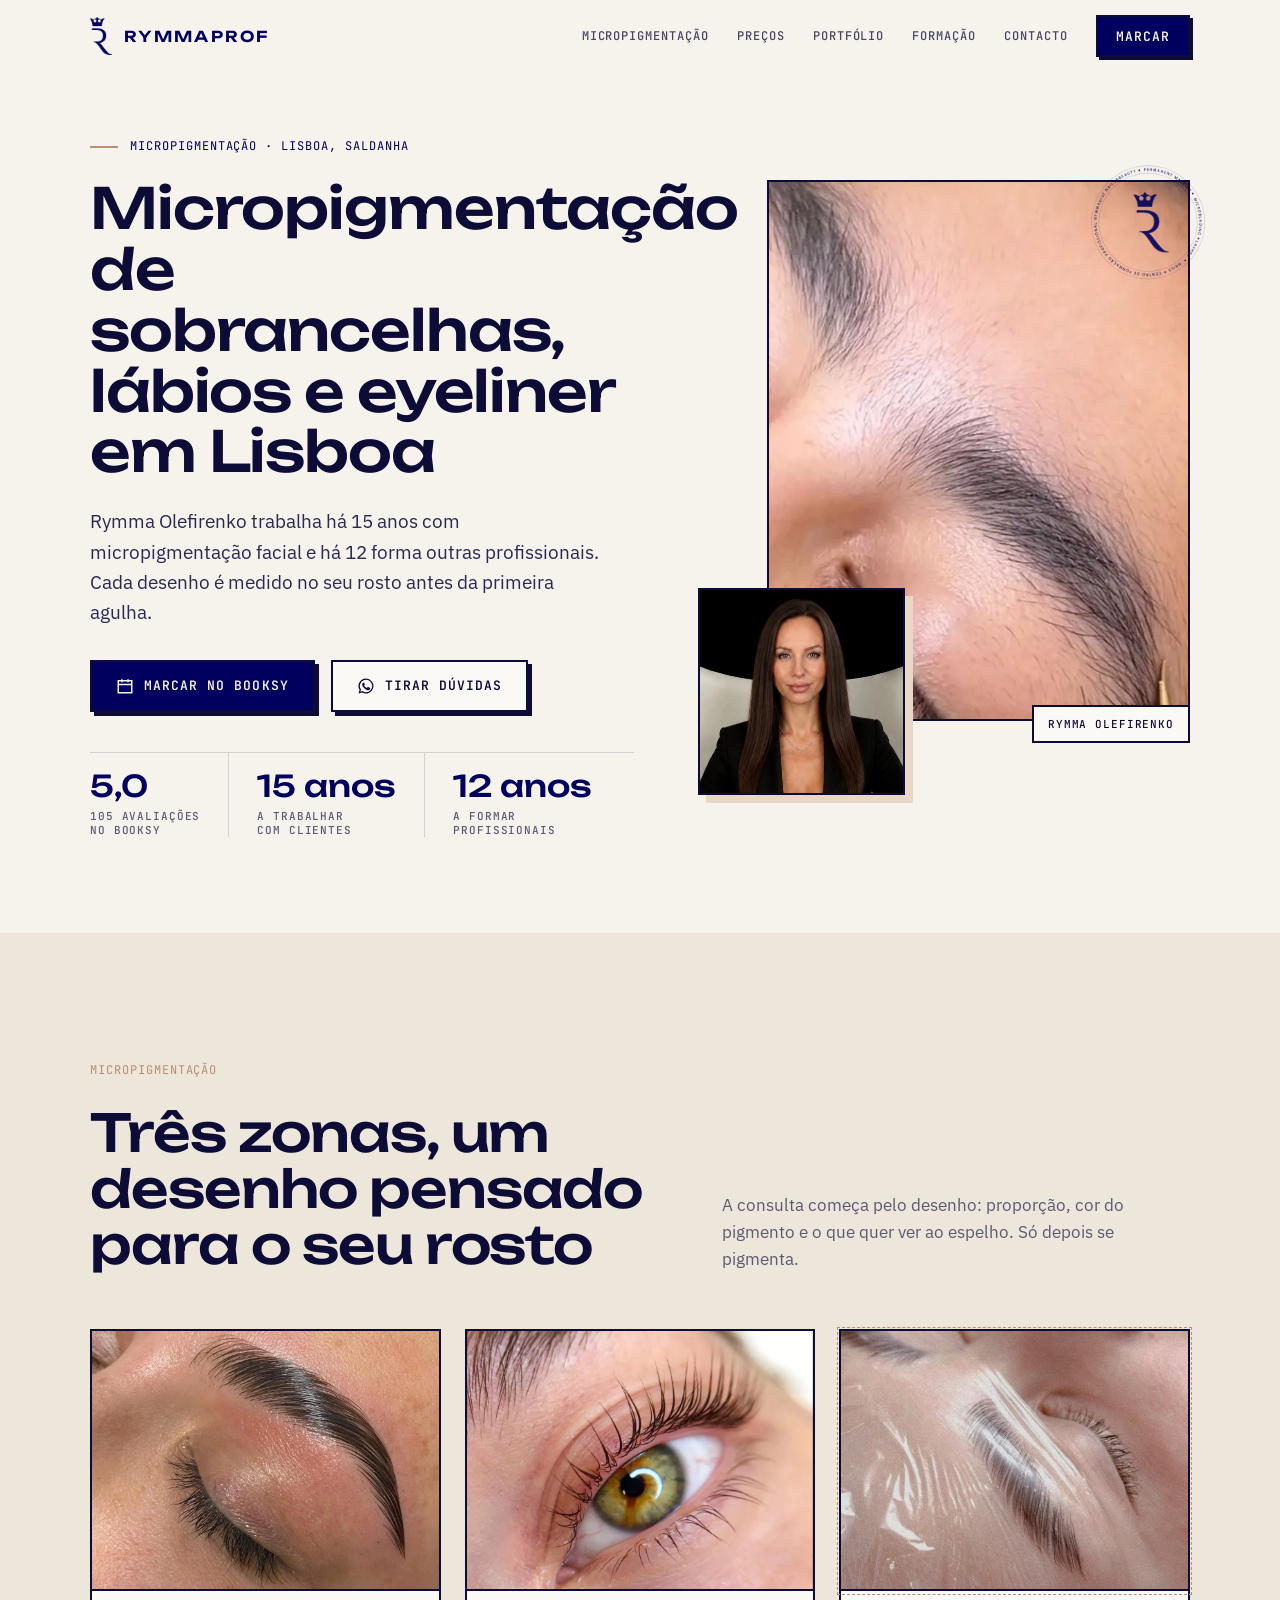
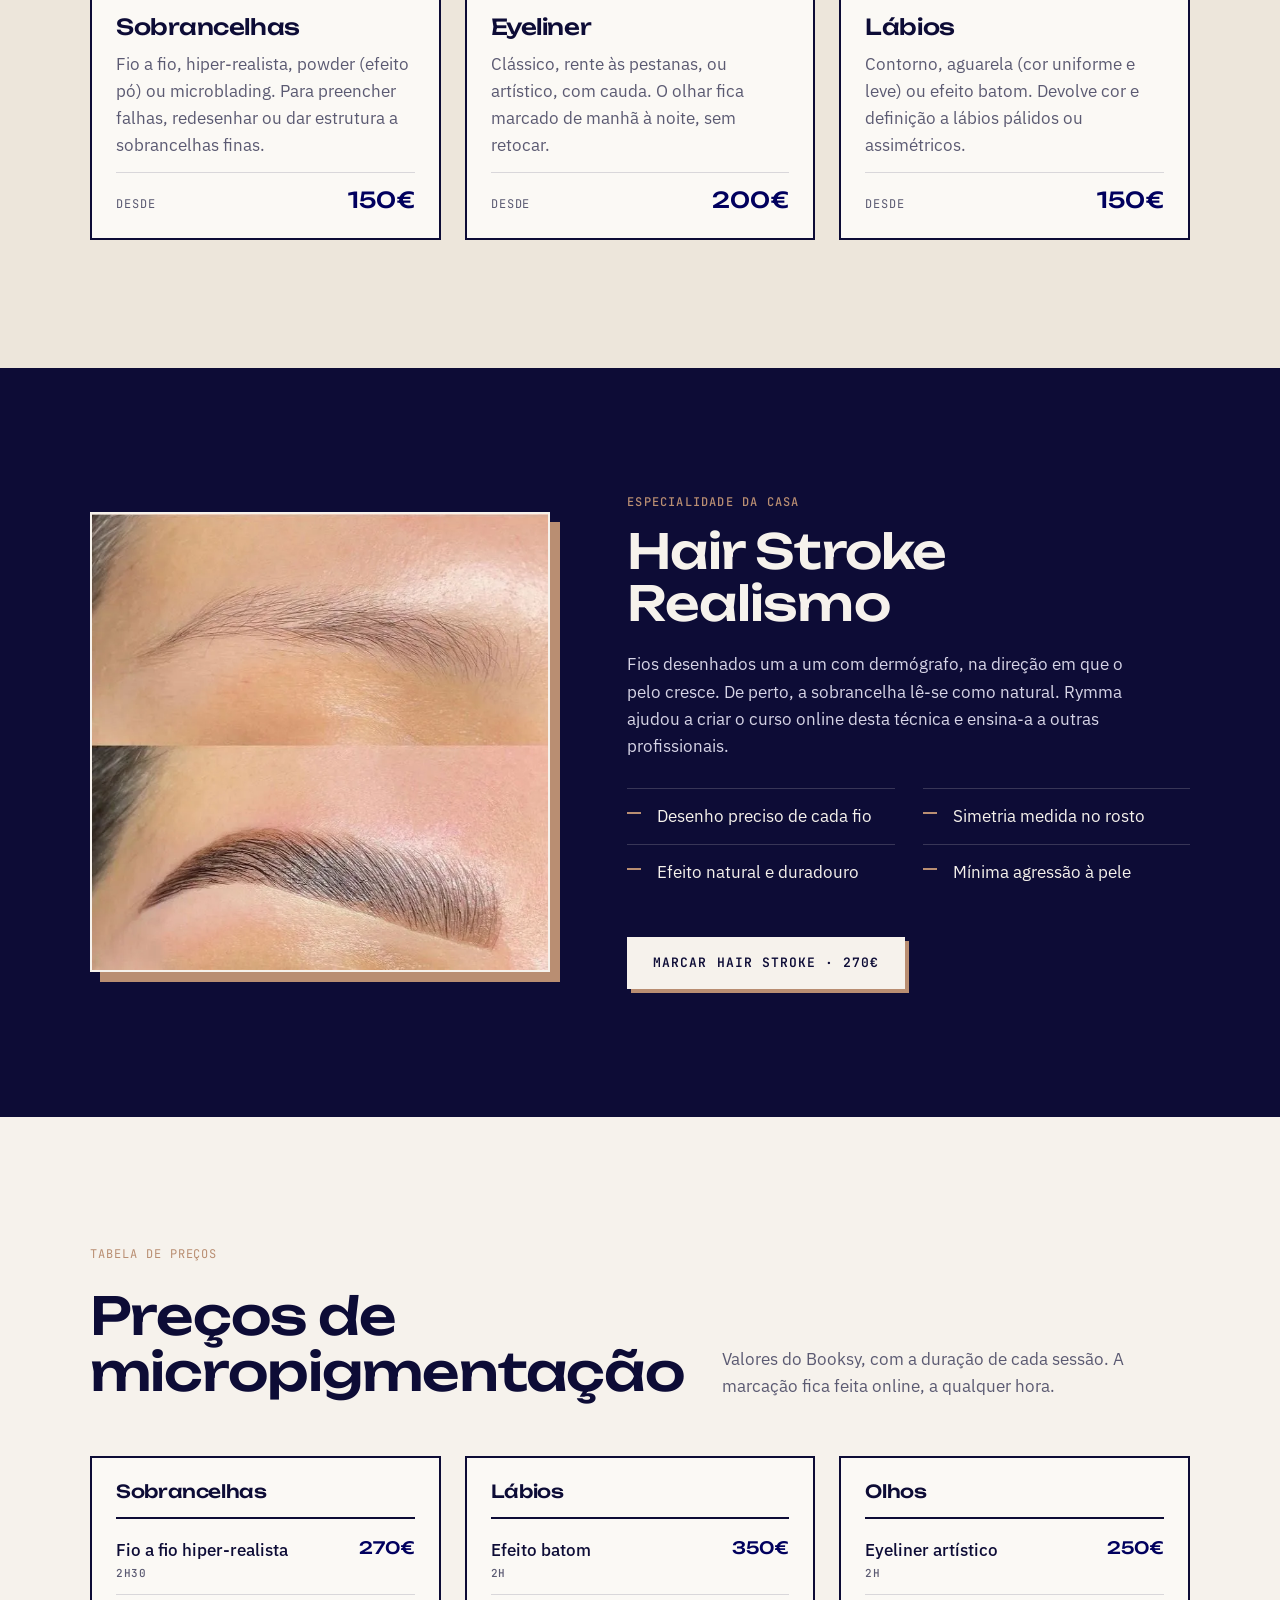
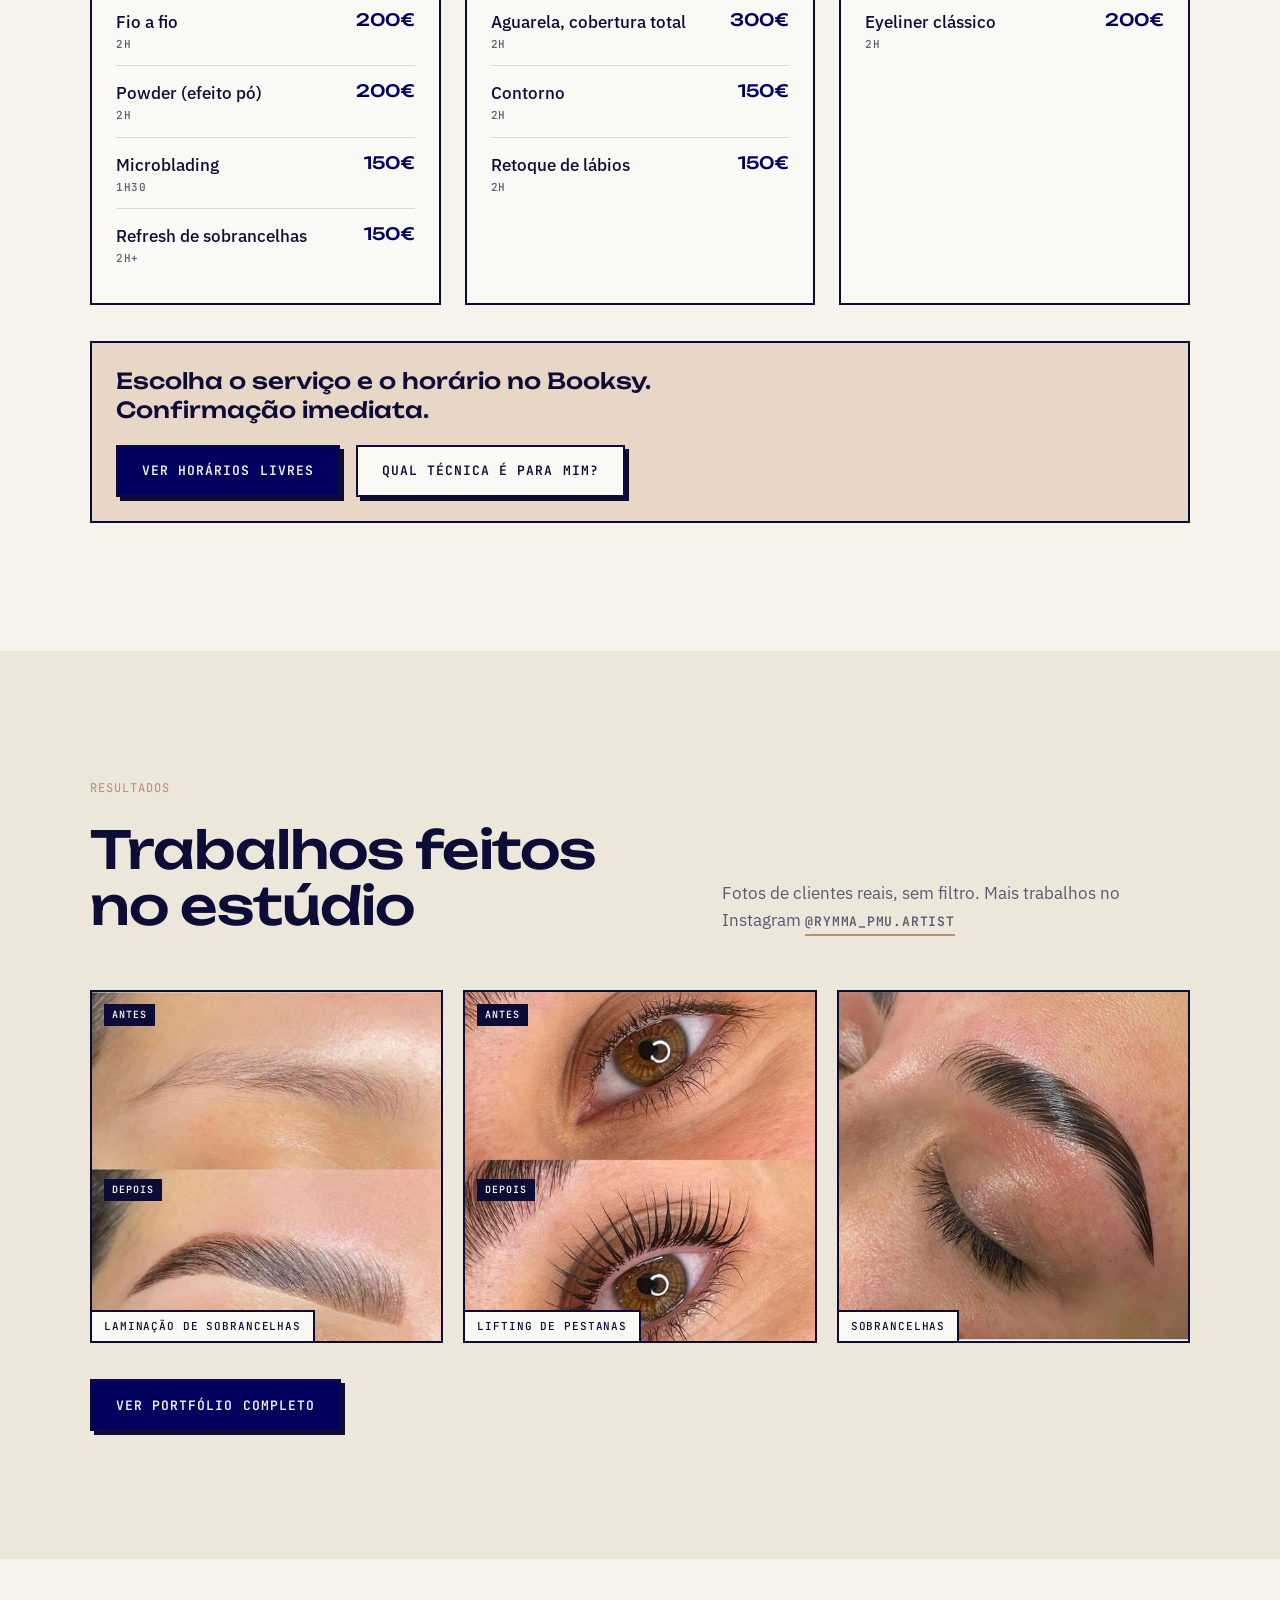
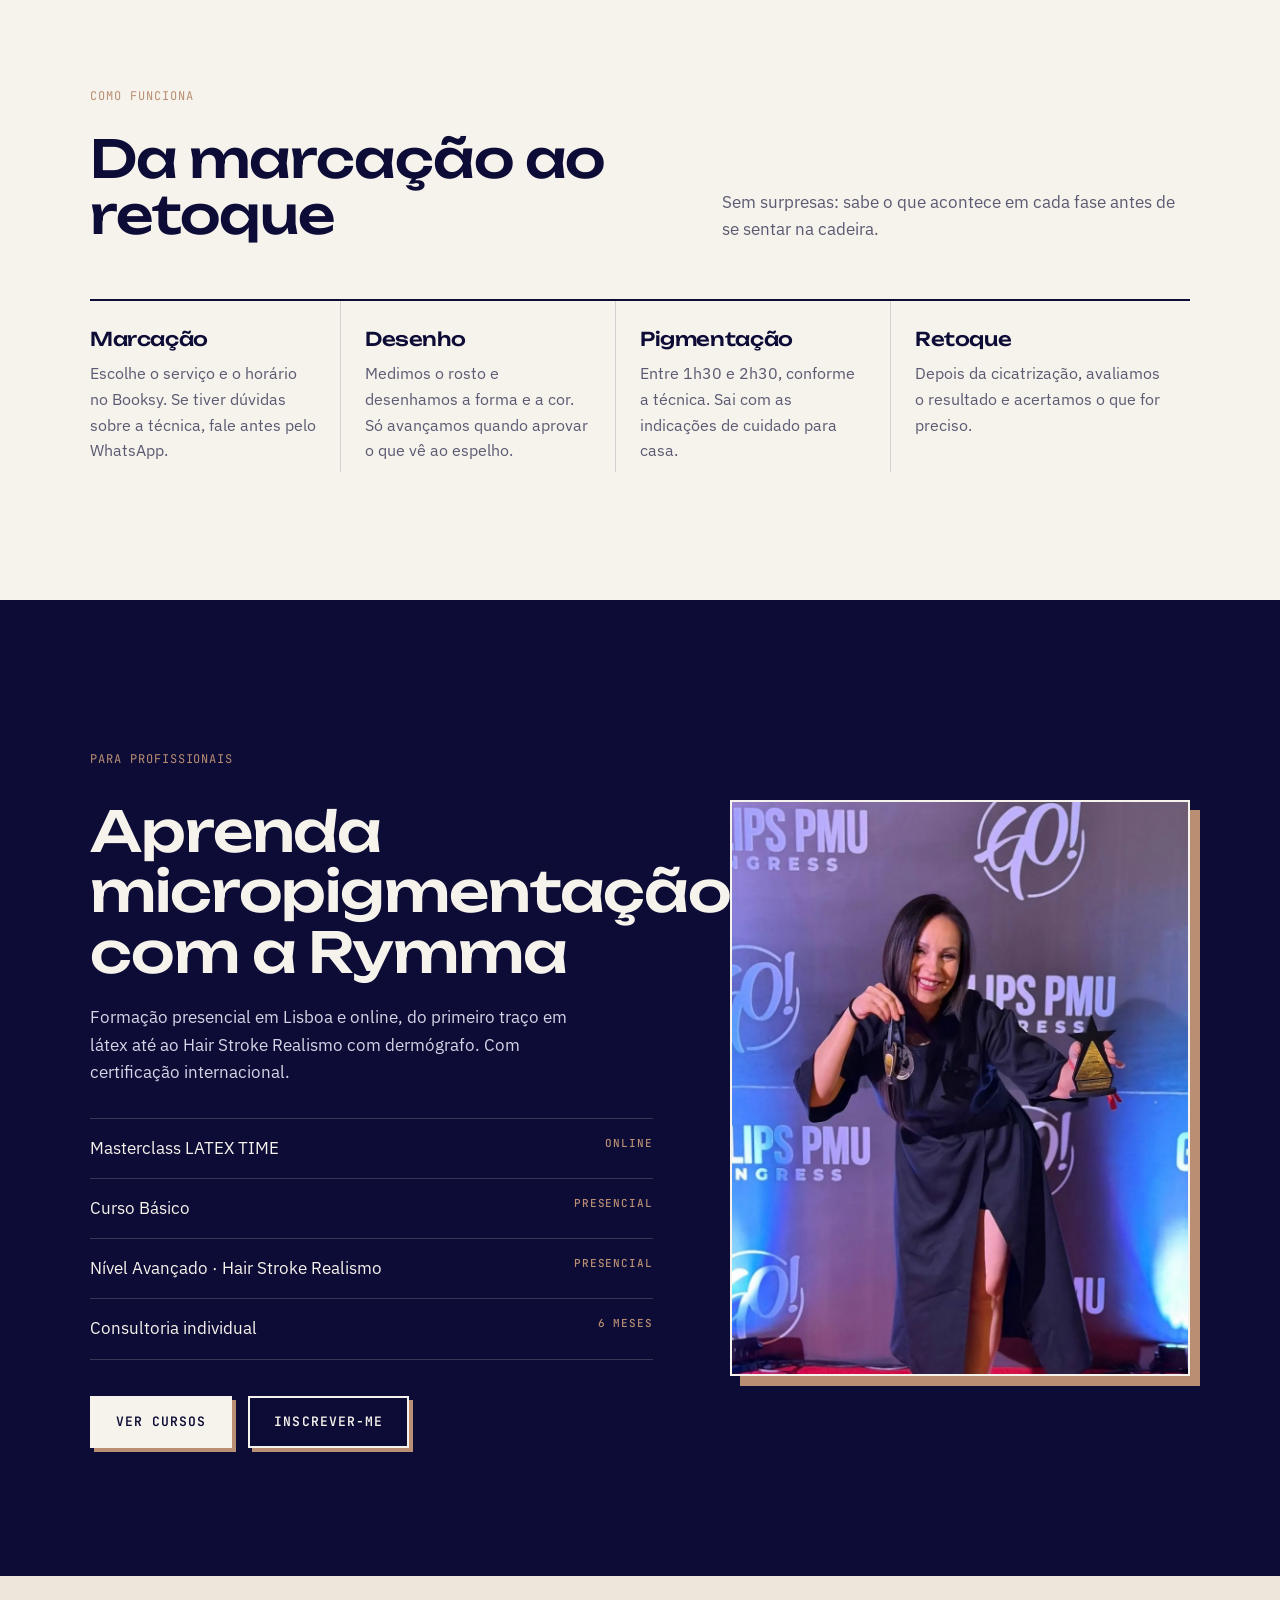
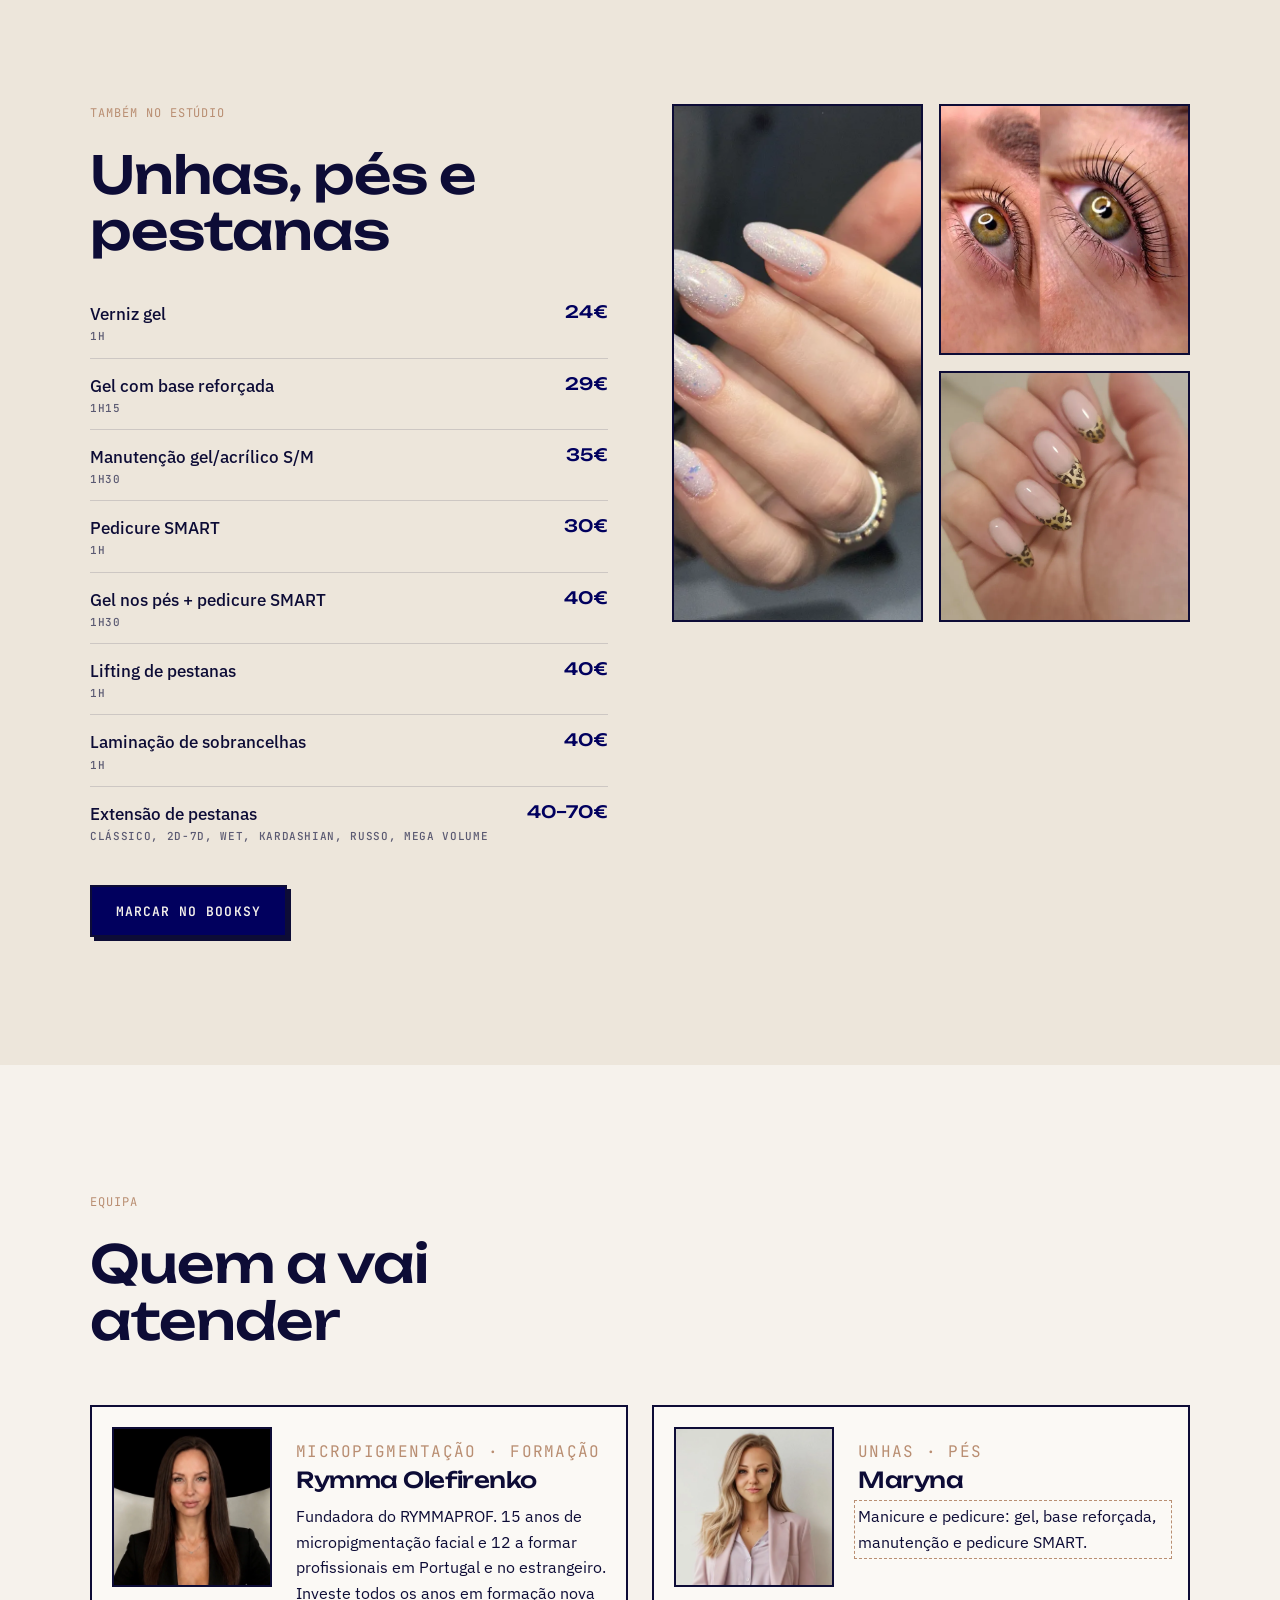
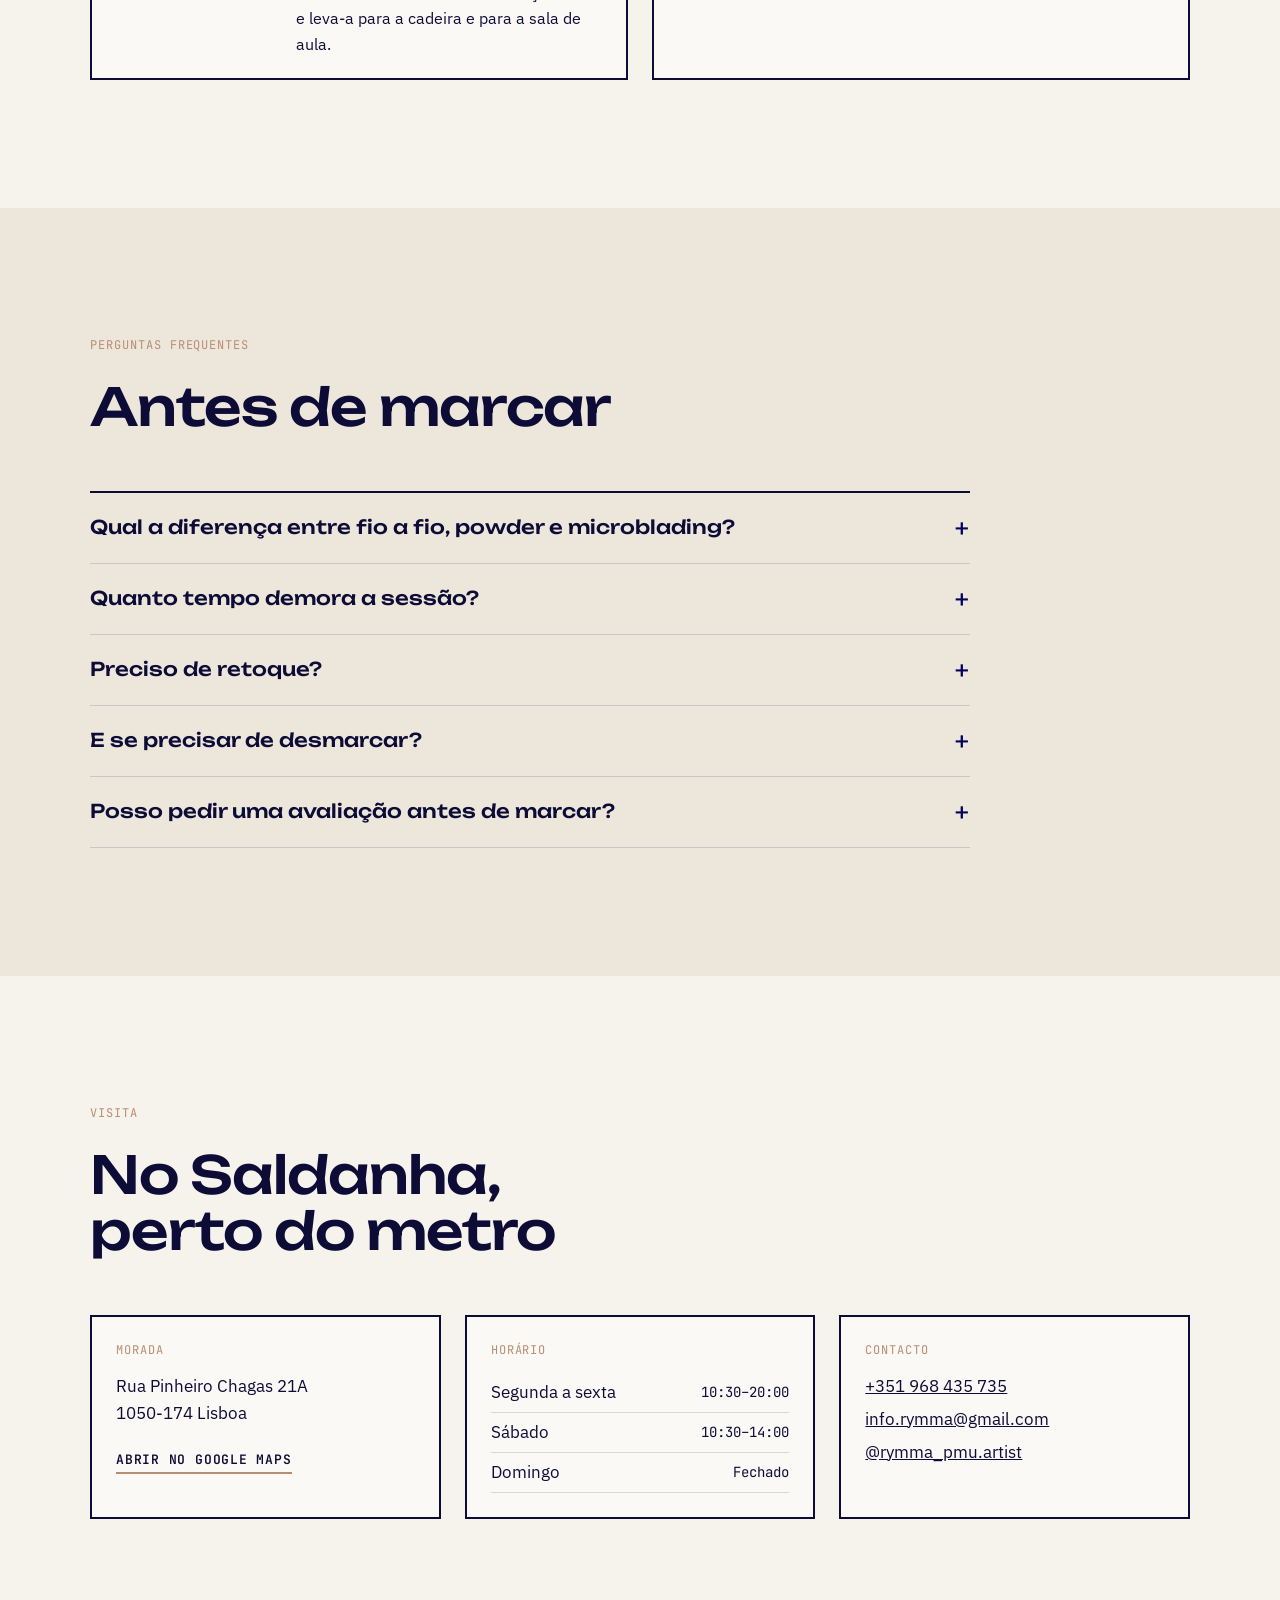
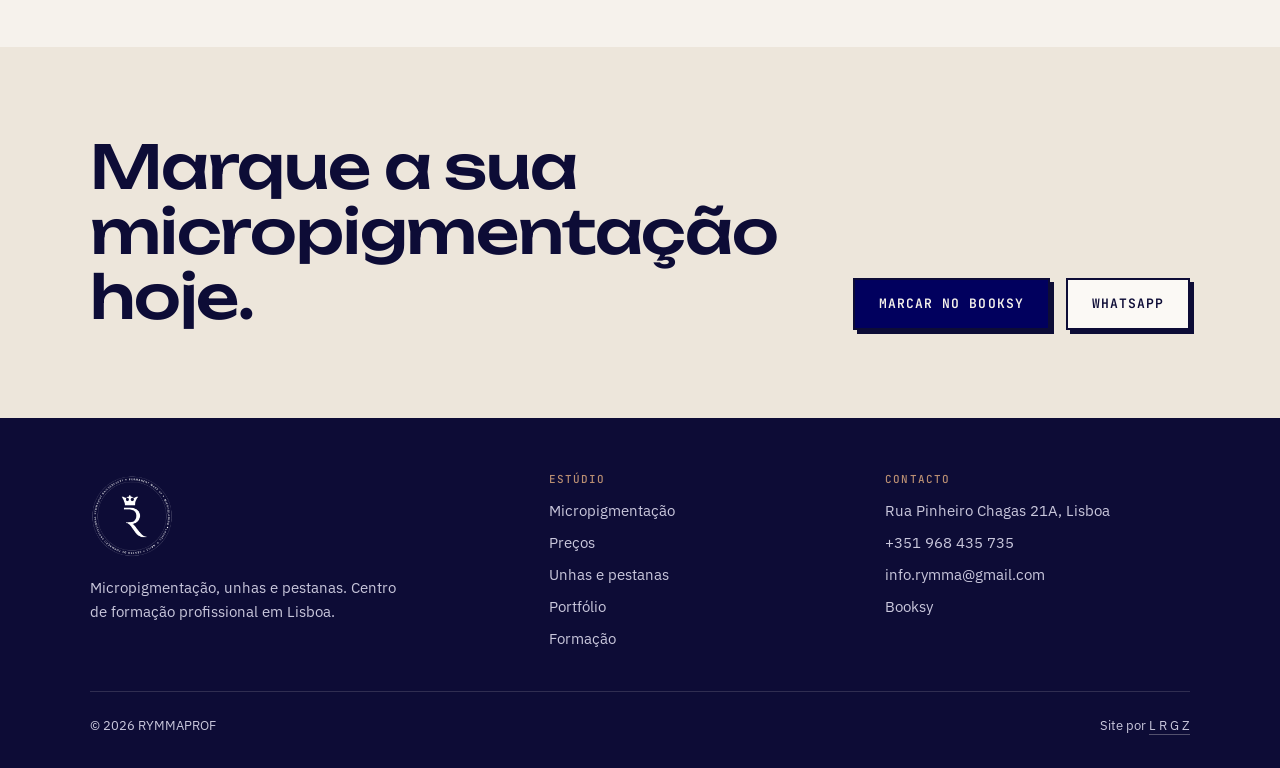
<file: index.html>
<!doctype html>
<html lang="pt-PT" class="no-js">
<head>
<meta charset="utf-8">
<meta name="viewport" content="width=device-width,initial-scale=1,viewport-fit=cover">
<title>RYMMAPROF · Micropigmentação em Lisboa | Rymma Olefirenko</title>
<meta name="description" content="Micropigmentação de sobrancelhas, lábios e eyeliner em Lisboa com Rymma Olefirenko: 15 anos de experiência, técnica Hair Stroke Realismo. Marcação online no Booksy.">
<meta name="theme-color" content="#f6f2ec">
<meta property="og:type" content="website">
<meta property="og:locale" content="pt_PT">
<meta property="og:title" content="RYMMAPROF · Micropigmentação em Lisboa">
<meta property="og:description" content="Sobrancelhas, lábios e eyeliner com Rymma Olefirenko. 15 anos de experiência. Marcação online.">
<meta property="og:image" content="https://azeugral.github.io/rymmaprof/assets/img/og.jpg">
<link rel="icon" href="assets/img/favicon.png">
<link rel="preconnect" href="https://fonts.googleapis.com">
<link rel="preconnect" href="https://fonts.gstatic.com" crossorigin>
<link href="https://fonts.googleapis.com/css2?family=IBM+Plex+Sans:wght@400;500;600&family=JetBrains+Mono:wght@500;600&family=Unbounded:wght@400;500;600&display=swap" rel="stylesheet">
<link rel="stylesheet" href="assets/css/style.css?v=2">
<script type="application/ld+json">
{"@context":"https://schema.org","@type":"BeautySalon","name":"RYMMAPROF","image":"assets/img/rymma.webp",
"address":{"@type":"PostalAddress","streetAddress":"Rua Pinheiro Chagas 21A","postalCode":"1050-174","addressLocality":"Lisboa","addressCountry":"PT"},
"geo":{"@type":"GeoCoordinates","latitude":38.733324,"longitude":-9.148438},
"telephone":"+351968435735","priceRange":"€€",
"openingHoursSpecification":[{"@type":"OpeningHoursSpecification","dayOfWeek":["Monday","Tuesday","Wednesday","Thursday","Friday"],"opens":"10:30","closes":"20:00"},{"@type":"OpeningHoursSpecification","dayOfWeek":"Saturday","opens":"10:30","closes":"14:00"}],
"aggregateRating":{"@type":"AggregateRating","ratingValue":"5.0","reviewCount":"105"}}
</script>
</head>
<body>

<header class="top">
  <div class="wrap top__in">
    <a class="brand" href="./" aria-label="RYMMAPROF, início">
      <img src="assets/img/marca.png" alt="" width="22" height="37">
      <b>RYMMAPROF</b>
    </a>
    <nav class="nav" id="nav" aria-label="Principal">
      <a href="#micropigmentacao">Micropigmentação</a>
      <a href="#precos">Preços</a>
      <a href="portfolio.html">Portfólio</a>
      <a href="formacao.html">Formação</a>
      <a href="#visita">Contacto</a>
      <a class="btn" data-go="booksy" href="#">Marcar</a>
    </nav>
    <button class="burger" aria-label="Abrir menu" aria-expanded="false" aria-controls="nav"><span></span><span></span><span></span></button>
  </div>
</header>

<main>

<!-- HERO -->
<section class="hero">
  <div class="wrap hero__grid">
    <div>
      <p class="hero__kicker mono">Micropigmentação · Lisboa, Saldanha</p>
      <h1>Micropigmentação de sobrancelhas, lábios e eyeliner em Lisboa</h1>
      <p class="hero__lead">Rymma Olefirenko trabalha há 15 anos com micropigmentação facial e há 12 forma outras profissionais. Cada desenho é medido no seu rosto antes da primeira agulha.</p>
      <div class="btn-row">
        <a class="btn" data-go="booksy" href="#">
          <svg viewBox="0 0 24 24" fill="none" stroke="currentColor" stroke-width="2" aria-hidden="true"><rect x="3" y="5" width="18" height="16"/><path d="M3 10h18M8 3v4M16 3v4"/></svg>
          Marcar no Booksy
        </a>
        <a class="btn btn--light" data-wa="Olá Rymma, vi o site e gostaria de tirar uma dúvida sobre micropigmentação." href="#">
          <svg viewBox="0 0 24 24" fill="currentColor" aria-hidden="true"><path d="M12 2a10 10 0 0 0-8.6 15.1L2 22l5-1.3A10 10 0 1 0 12 2Zm0 18.2a8.2 8.2 0 0 1-4.2-1.2l-.3-.2-3 .8.8-2.9-.2-.3A8.2 8.2 0 1 1 12 20.2Zm4.5-6.1c-.2-.1-1.5-.7-1.7-.8-.2-.1-.4-.1-.6.1l-.8 1c-.1.2-.3.2-.5.1a6.7 6.7 0 0 1-3.3-2.9c-.3-.4.3-.4.8-1.3.1-.2 0-.3 0-.4l-.8-1.8c-.2-.5-.4-.4-.6-.4h-.5a1 1 0 0 0-.7.3 3 3 0 0 0-.9 2.2 5.2 5.2 0 0 0 1.1 2.7 11.8 11.8 0 0 0 4.5 4c1.7.7 2.3.8 3.2.6a2.7 2.7 0 0 0 1.8-1.2 2.2 2.2 0 0 0 .1-1.2c0-.1-.2-.2-.5-.3Z"/></svg>
          Tirar dúvidas
        </a>
      </div>
      <div class="hero__proof">
        <div class="proof"><b>5,0</b><span>105 avaliações<br>no Booksy</span></div>
        <div class="proof"><b>15 anos</b><span>a trabalhar<br>com clientes</span></div>
        <div class="proof"><b>12 anos</b><span>a formar<br>profissionais</span></div>
      </div>
    </div>
    <div class="hero__media">
      <div class="main"><img src="assets/img/brow-close.webp" alt="Sobrancelha com fios desenhados um a um" width="735" height="735" fetchpriority="high"></div>
      <div class="side"><img src="assets/img/rymma.webp?v=2" alt="Rymma Olefirenko, micropigmentadora e formadora" width="800" height="800"></div>
      <img class="seal" src="assets/img/selo.png" alt="" width="120" height="120">
      <p class="hero__tag">Rymma Olefirenko</p>
    </div>
  </div>
</section>

<!-- MICROPIGMENTAÇÃO -->
<section class="sec sec--alt" id="micropigmentacao">
  <div class="wrap">
    <div class="sec__head">
      <p class="mono">Micropigmentação</p>
      <h2>Três zonas, um desenho pensado para o seu rosto</h2>
      <p class="muted">A consulta começa pelo desenho: proporção, cor do pigmento e o que quer ver ao espelho. Só depois se pigmenta.</p>
    </div>
    <div class="areas">
      <article class="area rv">
        <div class="area__img"><img src="assets/img/brow-fio.webp" alt="Sobrancelha com desenho definido" loading="lazy" width="1100" height="1100"></div>
        <div class="area__body">
          <h3>Sobrancelhas</h3>
          <p class="muted">Fio a fio, hiper-realista, powder (efeito pó) ou microblading. Para preencher falhas, redesenhar ou dar estrutura a sobrancelhas finas.</p>
          <div class="area__from"><span class="mono muted">desde</span><b>150€</b></div>
        </div>
      </article>
      <article class="area rv">
        <div class="area__img"><img src="assets/img/lash-eye.webp" alt="Olho com linha de pestanas definida" loading="lazy" width="1000" height="1000"></div>
        <div class="area__body">
          <h3>Eyeliner</h3>
          <p class="muted">Clássico, rente às pestanas, ou artístico, com cauda. O olhar fica marcado de manhã à noite, sem retocar.</p>
          <div class="area__from"><span class="mono muted">desde</span><b>200€</b></div>
        </div>
      </article>
      <article class="area rv">
        <div class="area__img tbc"><img src="assets/img/brow-film.webp" alt="Imagem provisória: aguardar foto de lábios" loading="lazy" width="736" height="736"></div>
        <div class="area__body">
          <h3>Lábios</h3>
          <p class="muted">Contorno, aguarela (cor uniforme e leve) ou efeito batom. Devolve cor e definição a lábios pálidos ou assimétricos.</p>
          <div class="area__from"><span class="mono muted">desde</span><b>150€</b></div>
        </div>
      </article>
    </div>
  </div>
</section>

<!-- TÉCNICA -->
<section class="sec sec--dark">
  <div class="wrap tech">
    <div class="tech__img rv"><img src="assets/img/brow-ab.webp" alt="Sobrancelha antes e depois" loading="lazy" width="711" height="711"></div>
    <div class="rv">
      <h2><small>Especialidade da casa</small>Hair Stroke Realismo</h2>
      <p>Fios desenhados um a um com dermógrafo, na direção em que o pelo cresce. De perto, a sobrancelha lê-se como natural. Rymma ajudou a criar o curso online desta técnica e ensina-a a outras profissionais.</p>
      <ul class="ticks">
        <li>Desenho preciso de cada fio</li>
        <li>Simetria medida no rosto</li>
        <li>Efeito natural e duradouro</li>
        <li>Mínima agressão à pele</li>
      </ul>
      <a class="btn btn--on-dark" data-go="booksy" href="#">Marcar Hair Stroke · 270€</a>
    </div>
  </div>
</section>

<!-- PREÇOS -->
<section class="sec" id="precos">
  <div class="wrap">
    <div class="sec__head">
      <p class="mono">Tabela de preços</p>
      <h2>Preços de micropigmentação</h2>
      <p class="muted">Valores do Booksy, com a duração de cada sessão. A marcação fica feita online, a qualquer hora.</p>
    </div>
    <div class="prices">
      <div class="pgroup rv">
        <h3>Sobrancelhas</h3>
        <div class="prow"><span>Fio a fio hiper-realista</span><b>270€</b><small>2h30</small></div>
        <div class="prow"><span>Fio a fio</span><b>200€</b><small>2h</small></div>
        <div class="prow"><span>Powder (efeito pó)</span><b>200€</b><small>2h</small></div>
        <div class="prow"><span>Microblading</span><b>150€</b><small>1h30</small></div>
        <div class="prow"><span>Refresh de sobrancelhas</span><b>150€</b><small>2h+</small></div>
      </div>
      <div class="pgroup rv">
        <h3>Lábios</h3>
        <div class="prow"><span>Efeito batom</span><b>350€</b><small>2h</small></div>
        <div class="prow"><span>Aguarela, cobertura total</span><b>300€</b><small>2h</small></div>
        <div class="prow"><span>Contorno</span><b>150€</b><small>2h</small></div>
        <div class="prow"><span>Retoque de lábios</span><b>150€</b><small>2h</small></div>
      </div>
      <div class="pgroup rv">
        <h3>Olhos</h3>
        <div class="prow"><span>Eyeliner artístico</span><b>250€</b><small>2h</small></div>
        <div class="prow"><span>Eyeliner clássico</span><b>200€</b><small>2h</small></div>
      </div>
    </div>
    <div class="prices__cta rv">
      <p>Escolha o serviço e o horário no Booksy. Confirmação imediata.</p>
      <div class="btn-row">
        <a class="btn" data-go="booksy" href="#">Ver horários livres</a>
        <a class="btn btn--light" data-wa="Olá Rymma, gostaria de saber qual técnica de micropigmentação é indicada para mim." href="#">Qual técnica é para mim?</a>
      </div>
    </div>
  </div>
</section>

<!-- RESULTADOS -->
<section class="sec sec--alt" id="resultados">
  <div class="wrap">
    <div class="sec__head">
      <p class="mono">Resultados</p>
      <h2>Trabalhos feitos no estúdio</h2>
      <p class="muted">Fotos de clientes reais, sem filtro. Mais trabalhos no Instagram <a class="link" data-go="instagram" href="#">@rymma_pmu.artist</a></p>
    </div>
    <div class="results">
      <figure class="res res--ab rv">
        <img src="assets/img/brow-ab.webp" alt="Sobrancelha antes e depois da laminação" loading="lazy" width="711" height="711">
        <span class="res__ba res__ba--a">Antes</span><span class="res__ba res__ba--b">Depois</span>
        <figcaption>Laminação de sobrancelhas</figcaption>
      </figure>
      <figure class="res res--ab rv">
        <img src="assets/img/lash-ab.webp" alt="Pestanas antes e depois do lifting" loading="lazy" width="512" height="512">
        <span class="res__ba res__ba--a">Antes</span><span class="res__ba res__ba--b">Depois</span>
        <figcaption>Lifting de pestanas</figcaption>
      </figure>
      <figure class="res res--wide rv">
        <img src="assets/img/brow-fio.webp" alt="Sobrancelha com fios alinhados" loading="lazy" width="1100" height="1100">
        <figcaption>Sobrancelhas</figcaption>
      </figure>
    </div>
    <div class="btn-row" style="margin-top:36px"><a class="btn" href="portfolio.html">Ver portfólio completo</a></div>
  </div>
</section>

<!-- PROCESSO -->
<section class="sec">
  <div class="wrap">
    <div class="sec__head">
      <p class="mono">Como funciona</p>
      <h2>Da marcação ao retoque</h2>
      <p class="muted">Sem surpresas: sabe o que acontece em cada fase antes de se sentar na cadeira.</p>
    </div>
    <div class="steps">
      <div class="step rv"><h3>Marcação</h3><p>Escolhe o serviço e o horário no Booksy. Se tiver dúvidas sobre a técnica, fale antes pelo WhatsApp.</p></div>
      <div class="step rv"><h3>Desenho</h3><p>Medimos o rosto e desenhamos a forma e a cor. Só avançamos quando aprovar o que vê ao espelho.</p></div>
      <div class="step rv"><h3>Pigmentação</h3><p>Entre 1h30 e 2h30, conforme a técnica. Sai com as indicações de cuidado para casa.</p></div>
      <div class="step rv"><h3>Retoque</h3><p>Depois da cicatrização, avaliamos o resultado e acertamos o que for preciso.</p></div>
    </div>
  </div>
</section>

<!-- FORMAÇÃO -->
<section class="sec sec--dark" id="formacao">
  <div class="wrap course">
    <div class="rv">
      <p class="mono" style="color:var(--nude)">Para profissionais</p>
      <h2 style="margin-top:16px">Aprenda micropigmentação com a Rymma</h2>
      <p>Formação presencial em Lisboa e online, do primeiro traço em látex até ao Hair Stroke Realismo com dermógrafo. Com certificação internacional.</p>
      <ul class="course__list">
        <li><span>Masterclass LATEX TIME</span><span>Online</span></li>
        <li><span>Curso Básico</span><span>Presencial</span></li>
        <li><span>Nível Avançado · Hair Stroke Realismo</span><span>Presencial</span></li>
        <li><span>Consultoria individual</span><span>6 meses</span></li>
      </ul>
      <div class="btn-row">
        <a class="btn btn--on-dark" href="formacao.html">Ver cursos</a>
        <a class="btn btn--ghost-dark" data-go="formacao" href="#">Inscrever-me</a>
      </div>
    </div>
    <div class="course__img rv"><img src="assets/img/palco.webp" alt="Rymma Olefirenko premiada no congresso Lips PMU" loading="lazy" width="960" height="1194"></div>
  </div>
</section>

<!-- BELEZA -->
<section class="sec sec--alt" id="beleza">
  <div class="wrap beauty">
    <div class="rv">
      <div class="sec__head" style="grid-template-columns:1fr;margin-bottom:28px">
        <p class="mono">Também no estúdio</p>
        <h2>Unhas, pés e pestanas</h2>
      </div>
      <div class="pgroup" style="padding:0;border:0;background:none">
        <div class="prow"><span>Verniz gel</span><b>24€</b><small>1h</small></div>
        <div class="prow"><span>Gel com base reforçada</span><b>29€</b><small>1h15</small></div>
        <div class="prow"><span>Manutenção gel/acrílico S/M</span><b>35€</b><small>1h30</small></div>
        <div class="prow"><span>Pedicure SMART</span><b>30€</b><small>1h</small></div>
        <div class="prow"><span>Gel nos pés + pedicure SMART</span><b>40€</b><small>1h30</small></div>
        <div class="prow"><span>Lifting de pestanas</span><b>40€</b><small>1h</small></div>
        <div class="prow"><span>Laminação de sobrancelhas</span><b>40€</b><small>1h</small></div>
        <div class="prow"><span>Extensão de pestanas</span><b>40–70€</b><small>Clássico, 2D-7D, Wet, Kardashian, Russo, Mega volume</small></div>
      </div>
      <div class="btn-row" style="margin-top:28px"><a class="btn" data-go="booksy" href="#">Marcar no Booksy</a></div>
    </div>
    <div class="beauty__imgs rv">
      <img src="assets/img/nails-3.webp" alt="Unhas em gel nude" loading="lazy" width="900" height="1059">
      <img src="assets/img/lash-ab2.webp" alt="Lifting de pestanas, antes e depois" loading="lazy" width="750" height="750">
      <img src="assets/img/nails-1.webp" alt="Francesinha com padrão animal" loading="lazy" width="900" height="900">
    </div>
  </div>
</section>

<!-- EQUIPA -->
<section class="sec">
  <div class="wrap">
    <div class="sec__head">
      <p class="mono">Equipa</p>
      <h2>Quem a vai atender</h2>
    </div>
    <div class="team">
      <article class="person rv">
        <img src="assets/img/rymma.webp?v=2" alt="Rymma Olefirenko" loading="lazy" width="800" height="800">
        <div>
          <p class="mono">Micropigmentação · Formação</p>
          <h3>Rymma Olefirenko</h3>
          <p>Fundadora do RYMMAPROF. 15 anos de micropigmentação facial e 12 a formar profissionais em Portugal e no estrangeiro. Investe todos os anos em formação nova e leva-a para a cadeira e para a sala de aula.</p>
        </div>
      </article>
      <article class="person rv">
        <img src="assets/img/maryna.webp" alt="Maryna" loading="lazy" width="654" height="654">
        <div>
          <p class="mono">Unhas · Pés</p>
          <h3>Maryna</h3>
          <p class="tbc">Manicure e pedicure: gel, base reforçada, manutenção e pedicure SMART.</p>
        </div>
      </article>
    </div>
  </div>
</section>

<!-- FAQ -->
<section class="sec sec--alt">
  <div class="wrap">
    <div class="sec__head">
      <p class="mono">Perguntas frequentes</p>
      <h2>Antes de marcar</h2>
    </div>
    <div class="faq">
      <details>
        <summary>Qual a diferença entre fio a fio, powder e microblading?</summary>
        <div class="ans">O fio a fio desenha pelos individuais com dermógrafo e é o mais natural de perto. O powder cria um sombreado suave, como sobrancelha maquilhada. O microblading faz os fios com uma lâmina manual. Na consulta, a Rymma indica a técnica que resulta melhor no seu tipo de pele.</div>
      </details>
      <details>
        <summary>Quanto tempo demora a sessão?</summary>
        <div class="ans">Entre 1h30 (microblading) e 2h30 (fio a fio hiper-realista). O tempo de cada serviço está na tabela de preços e no Booksy.</div>
      </details>
      <details>
        <summary>Preciso de retoque?</summary>
        <div class="ans">Sim, depois da cicatrização avaliamos a fixação do pigmento e acertamos o que for preciso. Para trabalhos antigos, há o refresh de sobrancelhas e o retoque de lábios.</div>
      </details>
      <details>
        <summary>E se precisar de desmarcar?</summary>
        <div class="ans">Pedimos que altere ou cancele com pelo menos 24 horas de antecedência, pelo Booksy. Há 15 minutos de tolerância para atrasos; depois disso, o serviço pode ser encurtado ou remarcado.</div>
      </details>
      <details>
        <summary>Posso pedir uma avaliação antes de marcar?</summary>
        <div class="ans">Pode. Envie uma foto da zona pelo WhatsApp e a Rymma diz-lhe que técnica recomenda.</div>
      </details>
    </div>
  </div>
</section>

<!-- VISITA -->
<section class="sec" id="visita">
  <div class="wrap">
    <div class="sec__head">
      <p class="mono">Visita</p>
      <h2>No Saldanha, perto do metro</h2>
    </div>
    <div class="visit">
      <div class="vbox rv">
        <span class="mono">Morada</span>
        <p>Rua Pinheiro Chagas 21A<br>1050-174 Lisboa</p>
        <p style="margin-top:18px"><a class="link" href="https://www.google.com/maps/search/?api=1&query=Rua+Pinheiro+Chagas+21A+1050-174+Lisboa" target="_blank" rel="noopener">Abrir no Google Maps</a></p>
      </div>
      <div class="vbox rv">
        <span class="mono">Horário</span>
        <table class="hours">
          <tr><td>Segunda a sexta</td><td>10:30–20:00</td></tr>
          <tr><td>Sábado</td><td>10:30–14:00</td></tr>
          <tr><td>Domingo</td><td>Fechado</td></tr>
        </table>
      </div>
      <div class="vbox rv">
        <span class="mono">Contacto</span>
        <p><a href="tel:+351968435735">+351 968 435 735</a></p>
        <p><a href="mailto:info.rymma@gmail.com">info.rymma@gmail.com</a></p>
        <p><a data-go="instagram" href="#">@rymma_pmu.artist</a></p>
      </div>
    </div>
  </div>
</section>

<!-- CTA FINAL -->
<section class="sec sec--tight sec--alt">
  <div class="wrap final">
    <h2>Marque a sua micropigmentação hoje.</h2>
    <div class="btn-row">
      <a class="btn" data-go="booksy" href="#">Marcar no Booksy</a>
      <a class="btn btn--light" data-wa="Olá Rymma, gostaria de marcar uma micropigmentação." href="#">WhatsApp</a>
    </div>
  </div>
</section>

</main>

<footer class="foot">
  <div class="wrap">
    <div class="foot__grid">
      <div>
        <div class="foot__brand"><img src="assets/img/selo.png" alt="RYMMAPROF Nails & Beauty, centro de formação profissional" width="84" height="84"></div>
        <p style="margin-top:18px;max-width:36ch">Micropigmentação, unhas e pestanas. Centro de formação profissional em Lisboa.</p>
      </div>
      <div>
        <h4>Estúdio</h4>
        <ul>
          <li><a href="#micropigmentacao">Micropigmentação</a></li>
          <li><a href="#precos">Preços</a></li>
          <li><a href="#beleza">Unhas e pestanas</a></li>
          <li><a href="portfolio.html">Portfólio</a></li>
          <li><a href="formacao.html">Formação</a></li>
        </ul>
      </div>
      <div>
        <h4>Contacto</h4>
        <ul>
          <li>Rua Pinheiro Chagas 21A, Lisboa</li>
          <li><a href="tel:+351968435735">+351 968 435 735</a></li>
          <li><a href="mailto:info.rymma@gmail.com">info.rymma@gmail.com</a></li>
          <li><a data-go="booksy" href="#">Booksy</a></li>
        </ul>
      </div>
    </div>
    <div class="foot__base">
      <span>© <span data-year>2026</span> RYMMAPROF</span>
      <span>Site por <a href="https://lrgz.com.br" target="_blank" rel="noopener">L R G Z</a></span>
    </div>
  </div>
</footer>

<div class="mbar" aria-label="Ações rápidas">
  <a class="btn" data-go="booksy" href="#">Marcar</a>
  <a class="btn btn--light" data-wa="Olá Rymma, vi o site e gostaria de tirar uma dúvida." href="#">WhatsApp</a>
</div>

<script src="assets/js/main.js?v=2" defer></script>
</body>
</html>
</file>
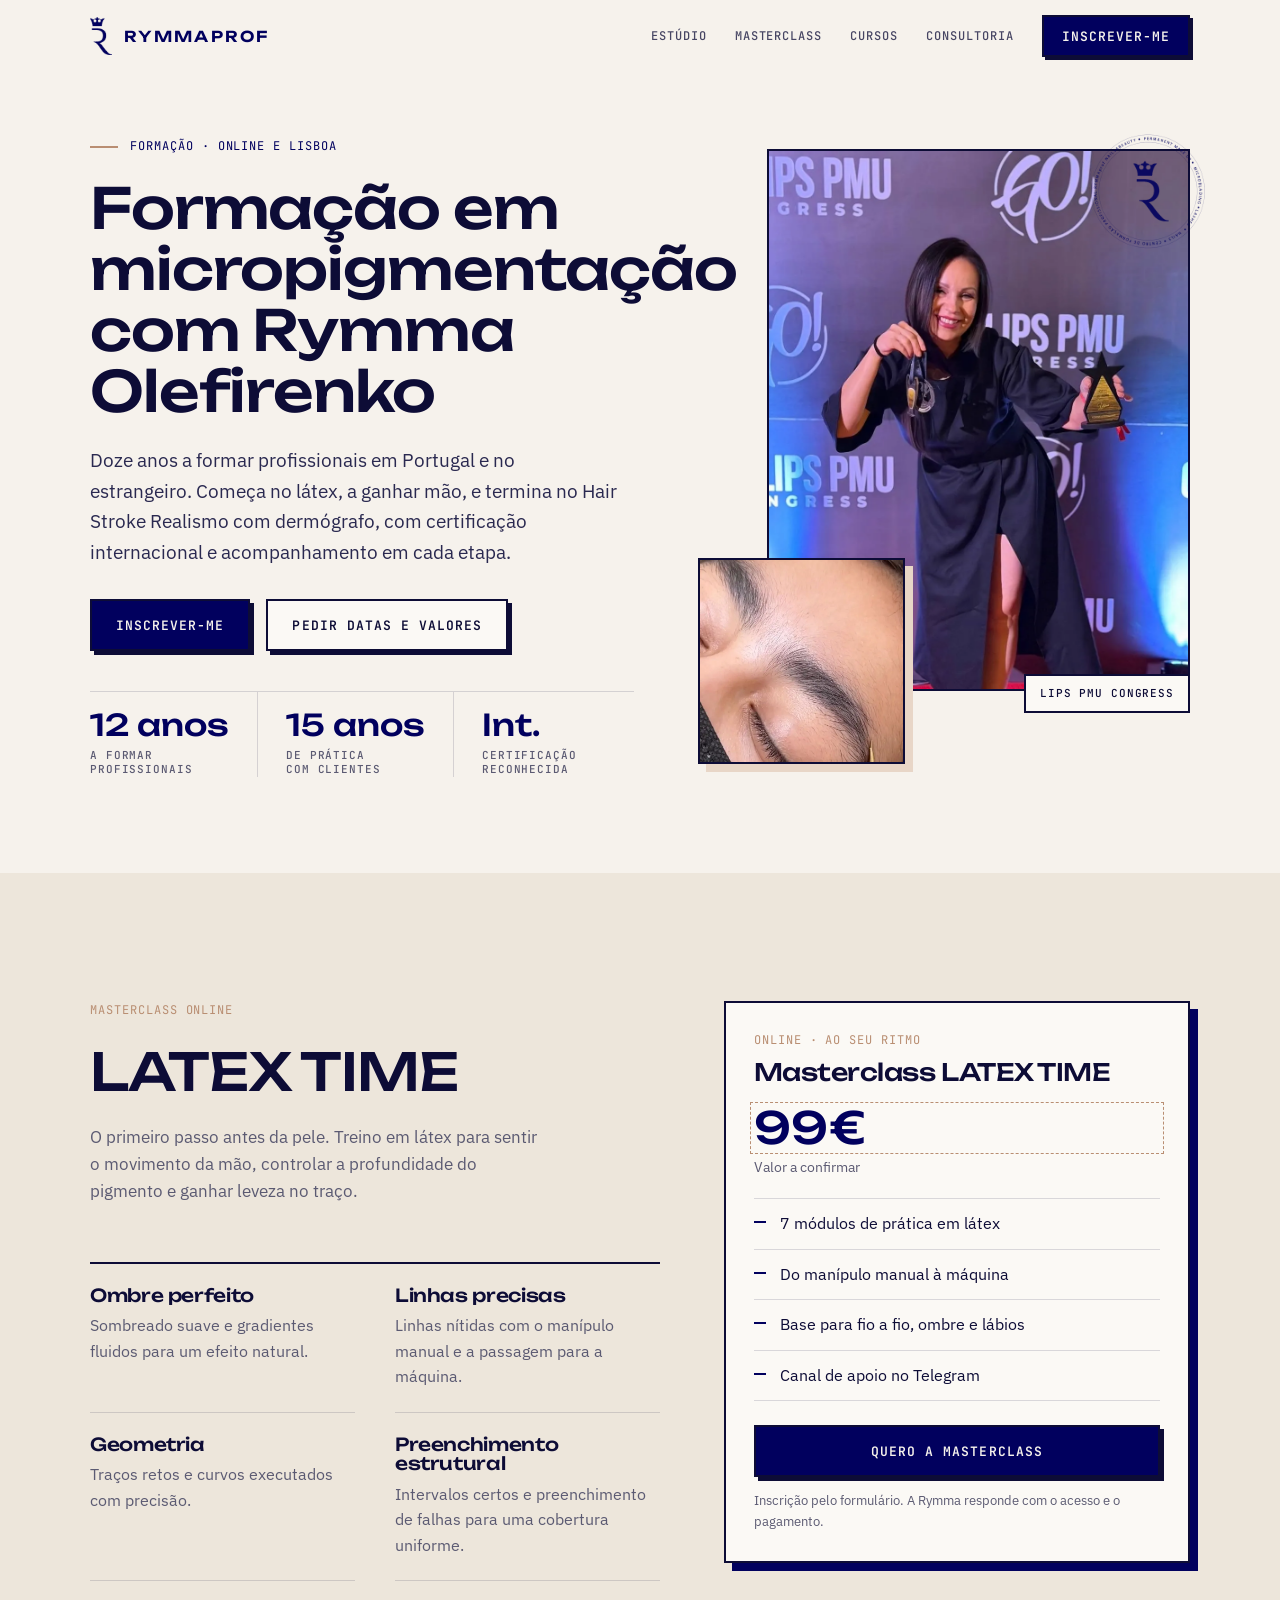
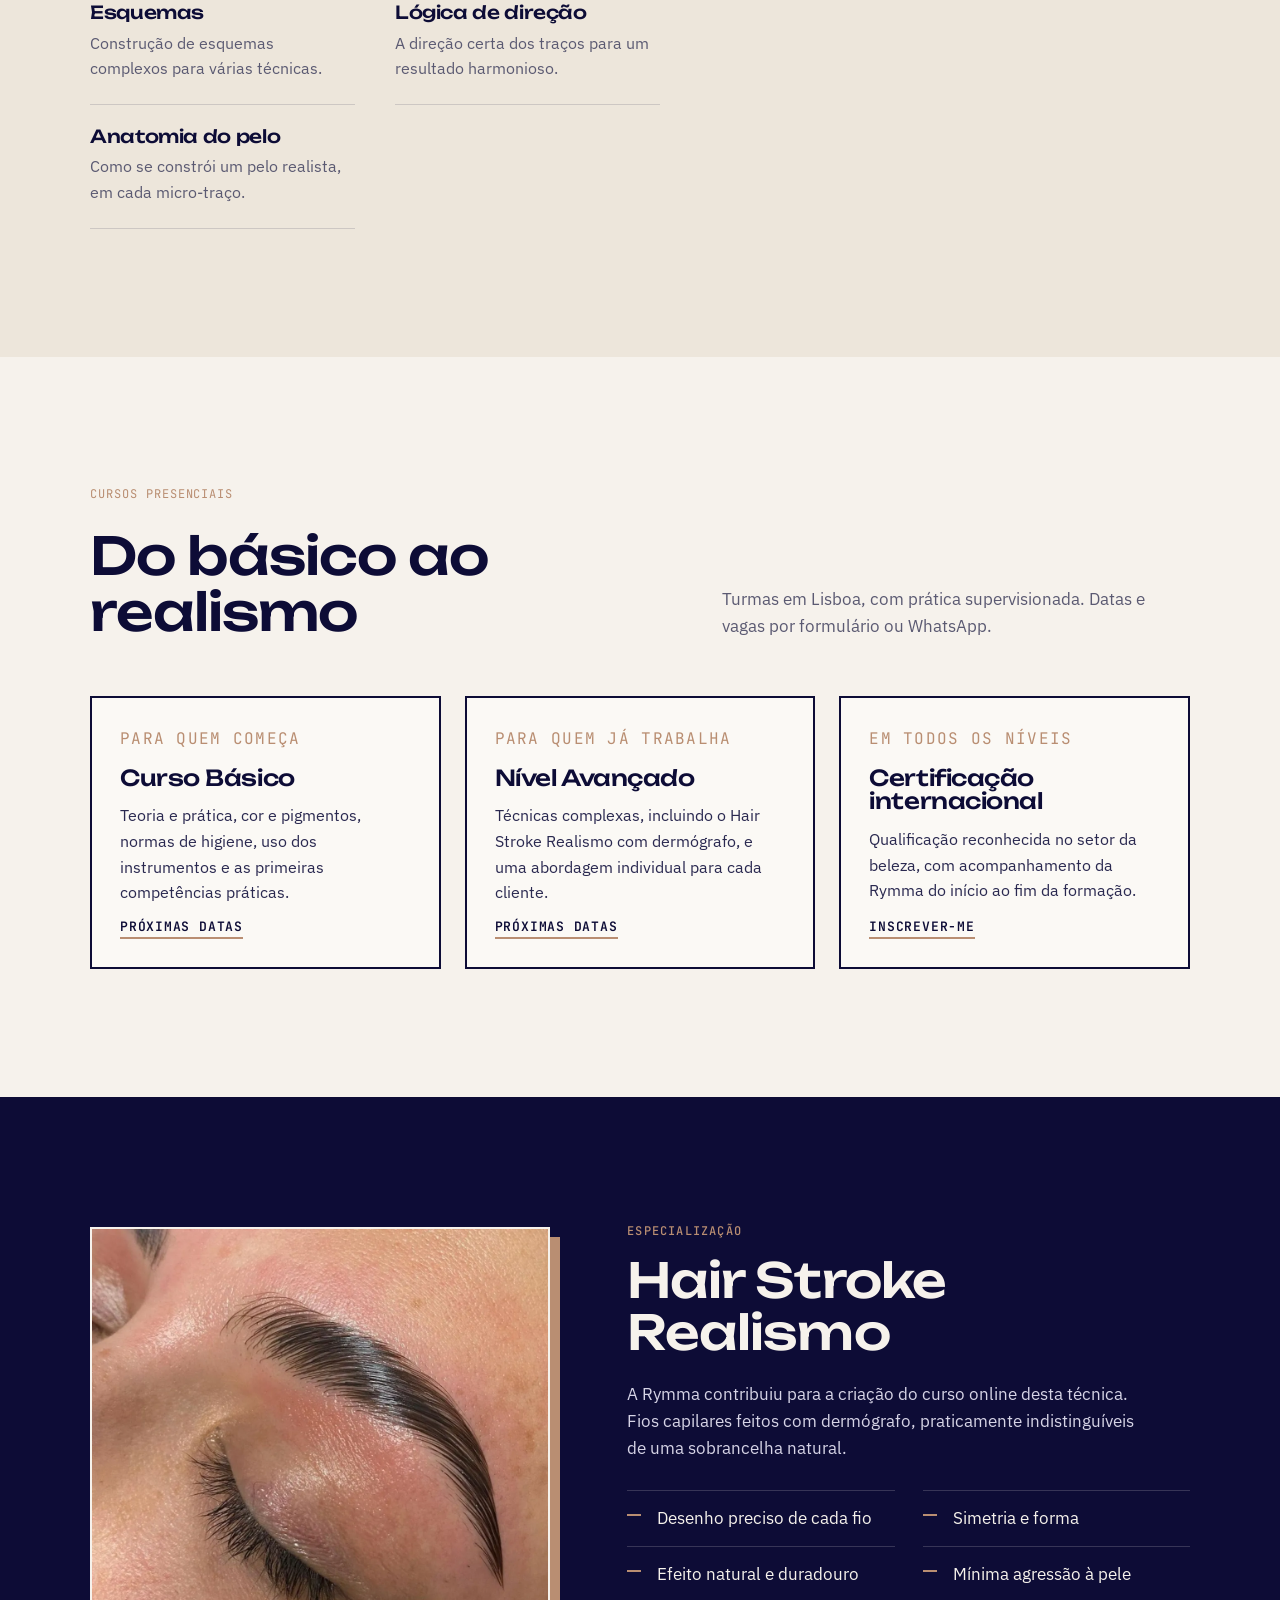
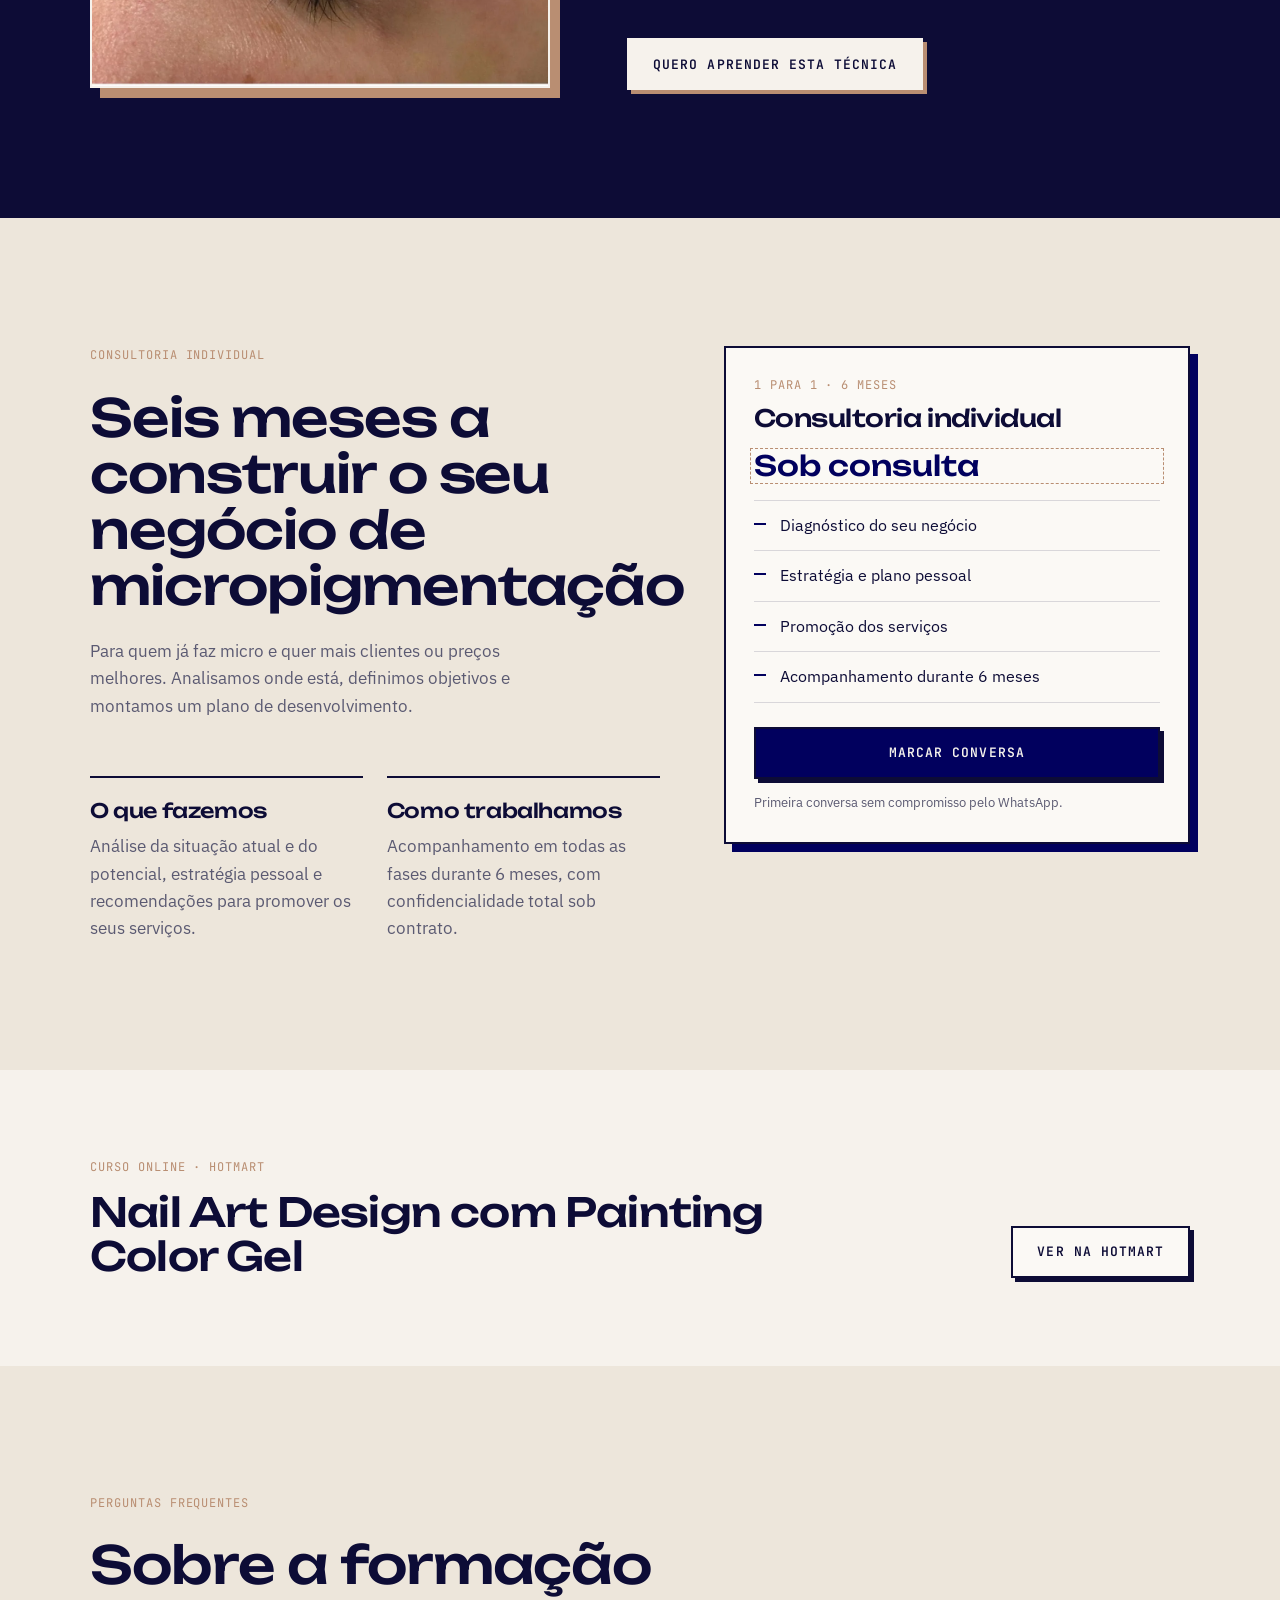
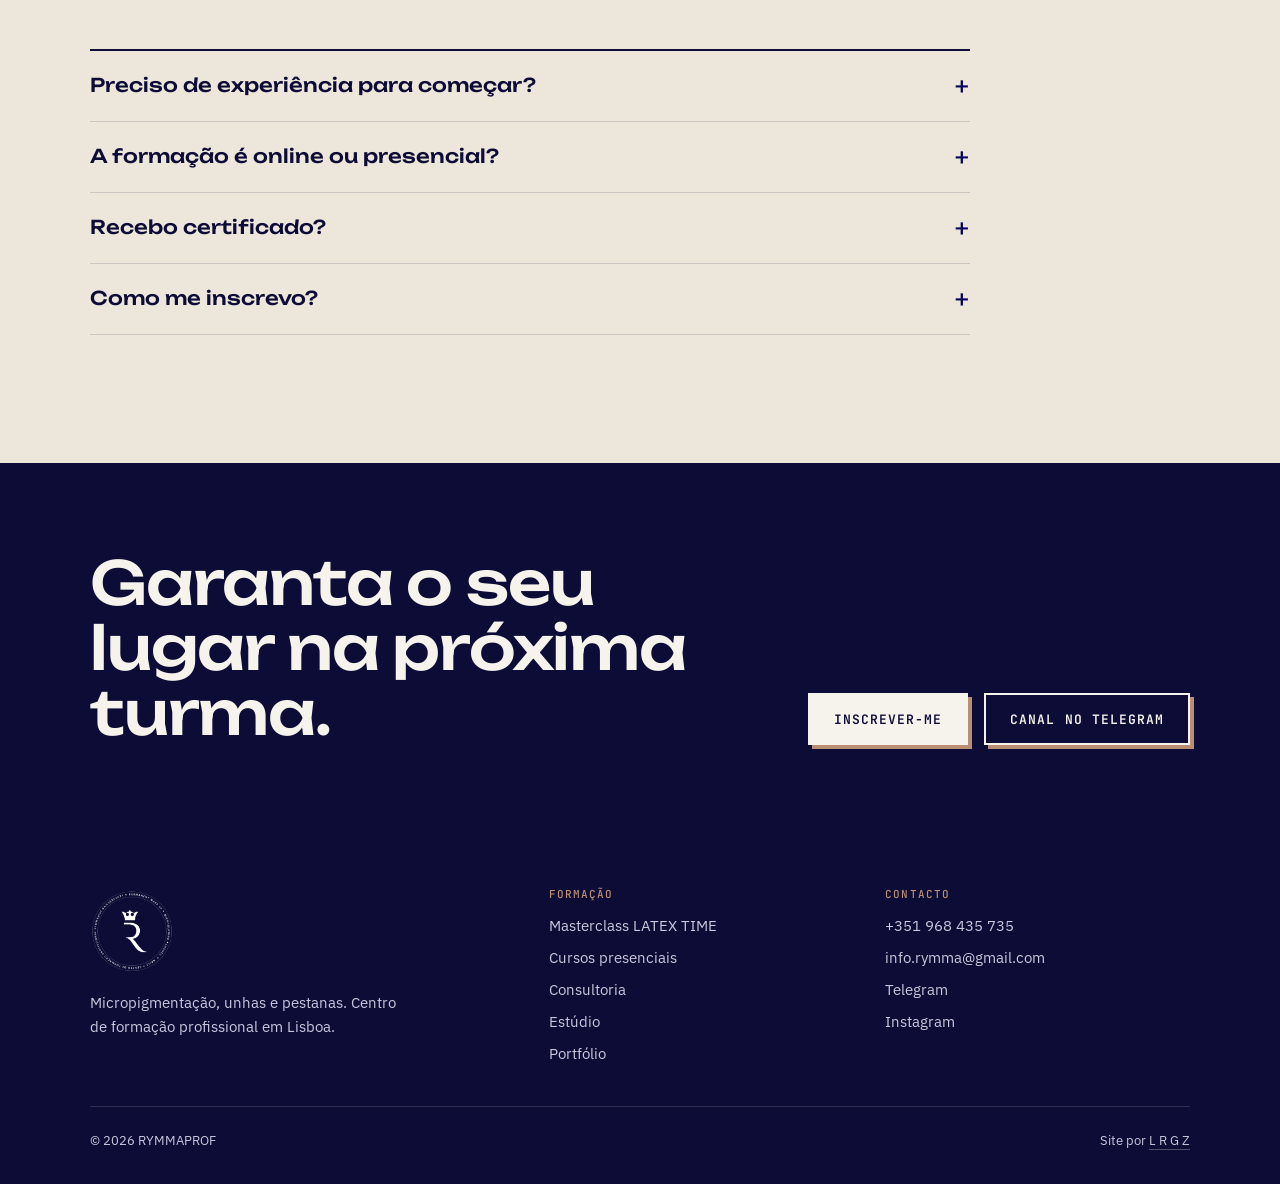
<file: formacao.html>
<!doctype html>
<html lang="pt-PT" class="no-js">
<head>
<meta charset="utf-8">
<meta name="viewport" content="width=device-width,initial-scale=1,viewport-fit=cover">
<title>Formação em Micropigmentação em Lisboa | Rymma Olefirenko · RYMMAPROF</title>
<meta name="description" content="Cursos de micropigmentação com Rymma Olefirenko: masterclass online LATEX TIME, curso básico, nível avançado Hair Stroke Realismo e consultoria individual. Certificação internacional.">
<meta name="theme-color" content="#f6f2ec">
<meta property="og:type" content="website">
<meta property="og:locale" content="pt_PT">
<meta property="og:title" content="Formação em micropigmentação com Rymma Olefirenko">
<meta property="og:description" content="Do primeiro traço em látex ao Hair Stroke Realismo. Online e presencial em Lisboa.">
<meta property="og:image" content="https://azeugral.github.io/rymmaprof/assets/img/og-formacao.jpg">
<link rel="icon" href="assets/img/favicon.png">
<link rel="preconnect" href="https://fonts.googleapis.com">
<link rel="preconnect" href="https://fonts.gstatic.com" crossorigin>
<link href="https://fonts.googleapis.com/css2?family=IBM+Plex+Sans:wght@400;500;600&family=JetBrains+Mono:wght@500;600&family=Unbounded:wght@400;500;600&display=swap" rel="stylesheet">
<link rel="stylesheet" href="assets/css/style.css?v=2">
</head>
<body>

<header class="top">
  <div class="wrap top__in">
    <a class="brand" href="./" aria-label="RYMMAPROF, início">
      <img src="assets/img/marca.png" alt="" width="22" height="37">
      <b>RYMMAPROF</b>
    </a>
    <nav class="nav" id="nav" aria-label="Principal">
      <a href="./">Estúdio</a>
      <a href="#latex">Masterclass</a>
      <a href="#cursos">Cursos</a>
      <a href="#consultoria">Consultoria</a>
      <a class="btn" data-go="formacao" href="#">Inscrever-me</a>
    </nav>
    <button class="burger" aria-label="Abrir menu" aria-expanded="false" aria-controls="nav"><span></span><span></span><span></span></button>
  </div>
</header>

<main>

<!-- HERO -->
<section class="hero">
  <div class="wrap hero__grid">
    <div>
      <p class="hero__kicker mono">Formação · Online e Lisboa</p>
      <h1>Formação em micropigmentação com Rymma Olefirenko</h1>
      <p class="hero__lead">Doze anos a formar profissionais em Portugal e no estrangeiro. Começa no látex, a ganhar mão, e termina no Hair Stroke Realismo com dermógrafo, com certificação internacional e acompanhamento em cada etapa.</p>
      <div class="btn-row">
        <a class="btn" data-go="formacao" href="#">Inscrever-me</a>
        <a class="btn btn--light" data-wa="Olá Rymma, tenho interesse na formação em micropigmentação. Pode enviar-me as próximas datas e valores?" href="#">Pedir datas e valores</a>
      </div>
      <div class="hero__proof">
        <div class="proof"><b>12 anos</b><span>a formar<br>profissionais</span></div>
        <div class="proof"><b>15 anos</b><span>de prática<br>com clientes</span></div>
        <div class="proof"><b>Int.</b><span>certificação<br>reconhecida</span></div>
      </div>
    </div>
    <div class="hero__media">
      <div class="main"><img src="assets/img/palco.webp" alt="Rymma Olefirenko premiada no congresso Lips PMU" width="960" height="1194" fetchpriority="high" style="object-position:center 25%"></div>
      <div class="side"><img src="assets/img/brow-close.webp" alt="Sobrancelha com fios desenhados" width="735" height="735"></div>
      <img class="seal" src="assets/img/selo.png" alt="" width="120" height="120">
      <p class="hero__tag">Lips PMU Congress</p>
    </div>
  </div>
</section>

<!-- LATEX TIME -->
<section class="sec sec--alt" id="latex">
  <div class="wrap offer">
    <div>
      <div class="sec__head" style="grid-template-columns:1fr">
        <p class="mono">Masterclass online</p>
        <h2>LATEX TIME</h2>
        <p class="muted">O primeiro passo antes da pele. Treino em látex para sentir o movimento da mão, controlar a profundidade do pigmento e ganhar leveza no traço.</p>
      </div>
      <div class="mods">
        <div class="mod rv"><h3>Ombre perfeito</h3><p>Sombreado suave e gradientes fluidos para um efeito natural.</p></div>
        <div class="mod rv"><h3>Linhas precisas</h3><p>Linhas nítidas com o manípulo manual e a passagem para a máquina.</p></div>
        <div class="mod rv"><h3>Geometria</h3><p>Traços retos e curvos executados com precisão.</p></div>
        <div class="mod rv"><h3>Preenchimento estrutural</h3><p>Intervalos certos e preenchimento de falhas para uma cobertura uniforme.</p></div>
        <div class="mod rv"><h3>Esquemas</h3><p>Construção de esquemas complexos para várias técnicas.</p></div>
        <div class="mod rv"><h3>Lógica de direção</h3><p>A direção certa dos traços para um resultado harmonioso.</p></div>
        <div class="mod rv"><h3>Anatomia do pelo</h3><p>Como se constrói um pelo realista, em cada micro-traço.</p></div>
      </div>
    </div>
    <aside class="ticket rv">
      <p class="mono">Online · ao seu ritmo</p>
      <h3>Masterclass LATEX TIME</h3>
      <p class="ticket__price tbc">99€</p>
      <p class="muted" style="font-size:14px">Valor a confirmar</p>
      <ul>
        <li>7 módulos de prática em látex</li>
        <li>Do manípulo manual à máquina</li>
        <li>Base para fio a fio, ombre e lábios</li>
        <li>Canal de apoio no Telegram</li>
      </ul>
      <a class="btn" data-go="formacao" href="#">Quero a masterclass</a>
      <small>Inscrição pelo formulário. A Rymma responde com o acesso e o pagamento.</small>
    </aside>
  </div>
</section>

<!-- NÍVEIS -->
<section class="sec" id="cursos">
  <div class="wrap">
    <div class="sec__head">
      <p class="mono">Cursos presenciais</p>
      <h2>Do básico ao realismo</h2>
      <p class="muted">Turmas em Lisboa, com prática supervisionada. Datas e vagas por formulário ou WhatsApp.</p>
    </div>
    <div class="levels">
      <article class="level rv">
        <p class="mono">Para quem começa</p>
        <h3>Curso Básico</h3>
        <p>Teoria e prática, cor e pigmentos, normas de higiene, uso dos instrumentos e as primeiras competências práticas.</p>
        <a class="link" data-wa="Olá Rymma, quero saber as próximas datas do Curso Básico de micropigmentação." href="#">Próximas datas</a>
      </article>
      <article class="level rv">
        <p class="mono">Para quem já trabalha</p>
        <h3>Nível Avançado</h3>
        <p>Técnicas complexas, incluindo o Hair Stroke Realismo com dermógrafo, e uma abordagem individual para cada cliente.</p>
        <a class="link" data-wa="Olá Rymma, quero saber as próximas datas do Nível Avançado (Hair Stroke Realismo)." href="#">Próximas datas</a>
      </article>
      <article class="level rv">
        <p class="mono">Em todos os níveis</p>
        <h3>Certificação internacional</h3>
        <p>Qualificação reconhecida no setor da beleza, com acompanhamento da Rymma do início ao fim da formação.</p>
        <a class="link" data-go="formacao" href="#">Inscrever-me</a>
      </article>
    </div>
  </div>
</section>

<!-- HAIR STROKE -->
<section class="sec sec--dark">
  <div class="wrap tech">
    <div class="tech__img rv"><img src="assets/img/brow-fio.webp" alt="Sobrancelha com fios alinhados" loading="lazy" width="1100" height="1100"></div>
    <div class="rv">
      <h2><small>Especialização</small>Hair Stroke Realismo</h2>
      <p>A Rymma contribuiu para a criação do curso online desta técnica. Fios capilares feitos com dermógrafo, praticamente indistinguíveis de uma sobrancelha natural.</p>
      <ul class="ticks">
        <li>Desenho preciso de cada fio</li>
        <li>Simetria e forma</li>
        <li>Efeito natural e duradouro</li>
        <li>Mínima agressão à pele</li>
      </ul>
      <a class="btn btn--on-dark" data-wa="Olá Rymma, quero aprender o Hair Stroke Realismo. Como funciona a formação?" href="#">Quero aprender esta técnica</a>
    </div>
  </div>
</section>

<!-- CONSULTORIA -->
<section class="sec sec--alt" id="consultoria">
  <div class="wrap offer">
    <div>
      <div class="sec__head" style="grid-template-columns:1fr">
        <p class="mono">Consultoria individual</p>
        <h2>Seis meses a construir o seu negócio de micropigmentação</h2>
        <p class="muted">Para quem já faz micro e quer mais clientes ou preços melhores. Analisamos onde está, definimos objetivos e montamos um plano de desenvolvimento.</p>
      </div>
      <div class="who">
        <div class="rv"><h3>O que fazemos</h3><p class="muted">Análise da situação atual e do potencial, estratégia pessoal e recomendações para promover os seus serviços.</p></div>
        <div class="rv"><h3>Como trabalhamos</h3><p class="muted">Acompanhamento em todas as fases durante 6 meses, com confidencialidade total sob contrato.</p></div>
      </div>
    </div>
    <aside class="ticket rv">
      <p class="mono">1 para 1 · 6 meses</p>
      <h3>Consultoria individual</h3>
      <p class="ticket__price tbc" style="font-size:28px">Sob consulta</p>
      <ul>
        <li>Diagnóstico do seu negócio</li>
        <li>Estratégia e plano pessoal</li>
        <li>Promoção dos serviços</li>
        <li>Acompanhamento durante 6 meses</li>
      </ul>
      <a class="btn" data-wa="Olá Rymma, tenho interesse na consultoria individual de 6 meses." href="#">Marcar conversa</a>
      <small>Primeira conversa sem compromisso pelo WhatsApp.</small>
    </aside>
  </div>
</section>

<!-- NAIL ART ONLINE -->
<section class="sec sec--tight">
  <div class="wrap final">
    <div>
      <p class="mono" style="color:var(--nude);margin-bottom:14px">Curso online · Hotmart</p>
      <h2 style="font-size:clamp(24px,3.4vw,40px);max-width:22ch">Nail Art Design com Painting Color Gel</h2>
    </div>
    <a class="btn btn--light" href="https://hotmart.com/pt-br/marketplace/produtos/nail-arte-desing-com-painting-color-gel/D90592668F" target="_blank" rel="noopener">Ver na Hotmart</a>
  </div>
</section>

<!-- FAQ -->
<section class="sec sec--alt">
  <div class="wrap">
    <div class="sec__head">
      <p class="mono">Perguntas frequentes</p>
      <h2>Sobre a formação</h2>
    </div>
    <div class="faq">
      <details>
        <summary>Preciso de experiência para começar?</summary>
        <div class="ans">Não. O Curso Básico e a masterclass LATEX TIME foram pensados para quem nunca pigmentou. O Nível Avançado é para quem já trabalha.</div>
      </details>
      <details>
        <summary>A formação é online ou presencial?</summary>
        <div class="ans">A masterclass LATEX TIME é online. O Curso Básico e o Nível Avançado são presenciais, em Lisboa.</div>
      </details>
      <details>
        <summary>Recebo certificado?</summary>
        <div class="ans">Sim. A formação dá acesso a uma certificação internacional, com o acompanhamento da Rymma em cada etapa.</div>
      </details>
      <details>
        <summary>Como me inscrevo?</summary>
        <div class="ans">Preencha o formulário de inscrição. A Rymma responde com datas, vagas e forma de pagamento. Também pode falar diretamente pelo WhatsApp ou seguir o canal no Telegram.</div>
      </details>
    </div>
  </div>
</section>

<!-- CTA FINAL -->
<section class="sec sec--tight sec--dark">
  <div class="wrap final">
    <h2>Garanta o seu lugar na próxima turma.</h2>
    <div class="btn-row">
      <a class="btn btn--on-dark" data-go="formacao" href="#">Inscrever-me</a>
      <a class="btn btn--ghost-dark" data-go="telegram" href="#">Canal no Telegram</a>
    </div>
  </div>
</section>

</main>

<footer class="foot">
  <div class="wrap">
    <div class="foot__grid">
      <div>
        <div class="foot__brand"><img src="assets/img/selo.png" alt="RYMMAPROF Nails & Beauty, centro de formação profissional" width="84" height="84"></div>
        <p style="margin-top:18px;max-width:36ch">Micropigmentação, unhas e pestanas. Centro de formação profissional em Lisboa.</p>
      </div>
      <div>
        <h4>Formação</h4>
        <ul>
          <li><a href="#latex">Masterclass LATEX TIME</a></li>
          <li><a href="#cursos">Cursos presenciais</a></li>
          <li><a href="#consultoria">Consultoria</a></li>
          <li><a href="./">Estúdio</a></li>
          <li><a href="portfolio.html">Portfólio</a></li>
        </ul>
      </div>
      <div>
        <h4>Contacto</h4>
        <ul>
          <li><a href="tel:+351968435735">+351 968 435 735</a></li>
          <li><a href="mailto:info.rymma@gmail.com">info.rymma@gmail.com</a></li>
          <li><a data-go="telegram" href="#">Telegram</a></li>
          <li><a data-go="instagram" href="#">Instagram</a></li>
        </ul>
      </div>
    </div>
    <div class="foot__base">
      <span>© <span data-year>2026</span> RYMMAPROF</span>
      <span>Site por <a href="https://lrgz.com.br" target="_blank" rel="noopener">L R G Z</a></span>
    </div>
  </div>
</footer>

<div class="mbar" aria-label="Ações rápidas">
  <a class="btn" data-go="formacao" href="#">Inscrever-me</a>
  <a class="btn btn--light" data-wa="Olá Rymma, tenho interesse na formação em micropigmentação." href="#">WhatsApp</a>
</div>

<script src="assets/js/main.js?v=2" defer></script>
</body>
</html>
</file>
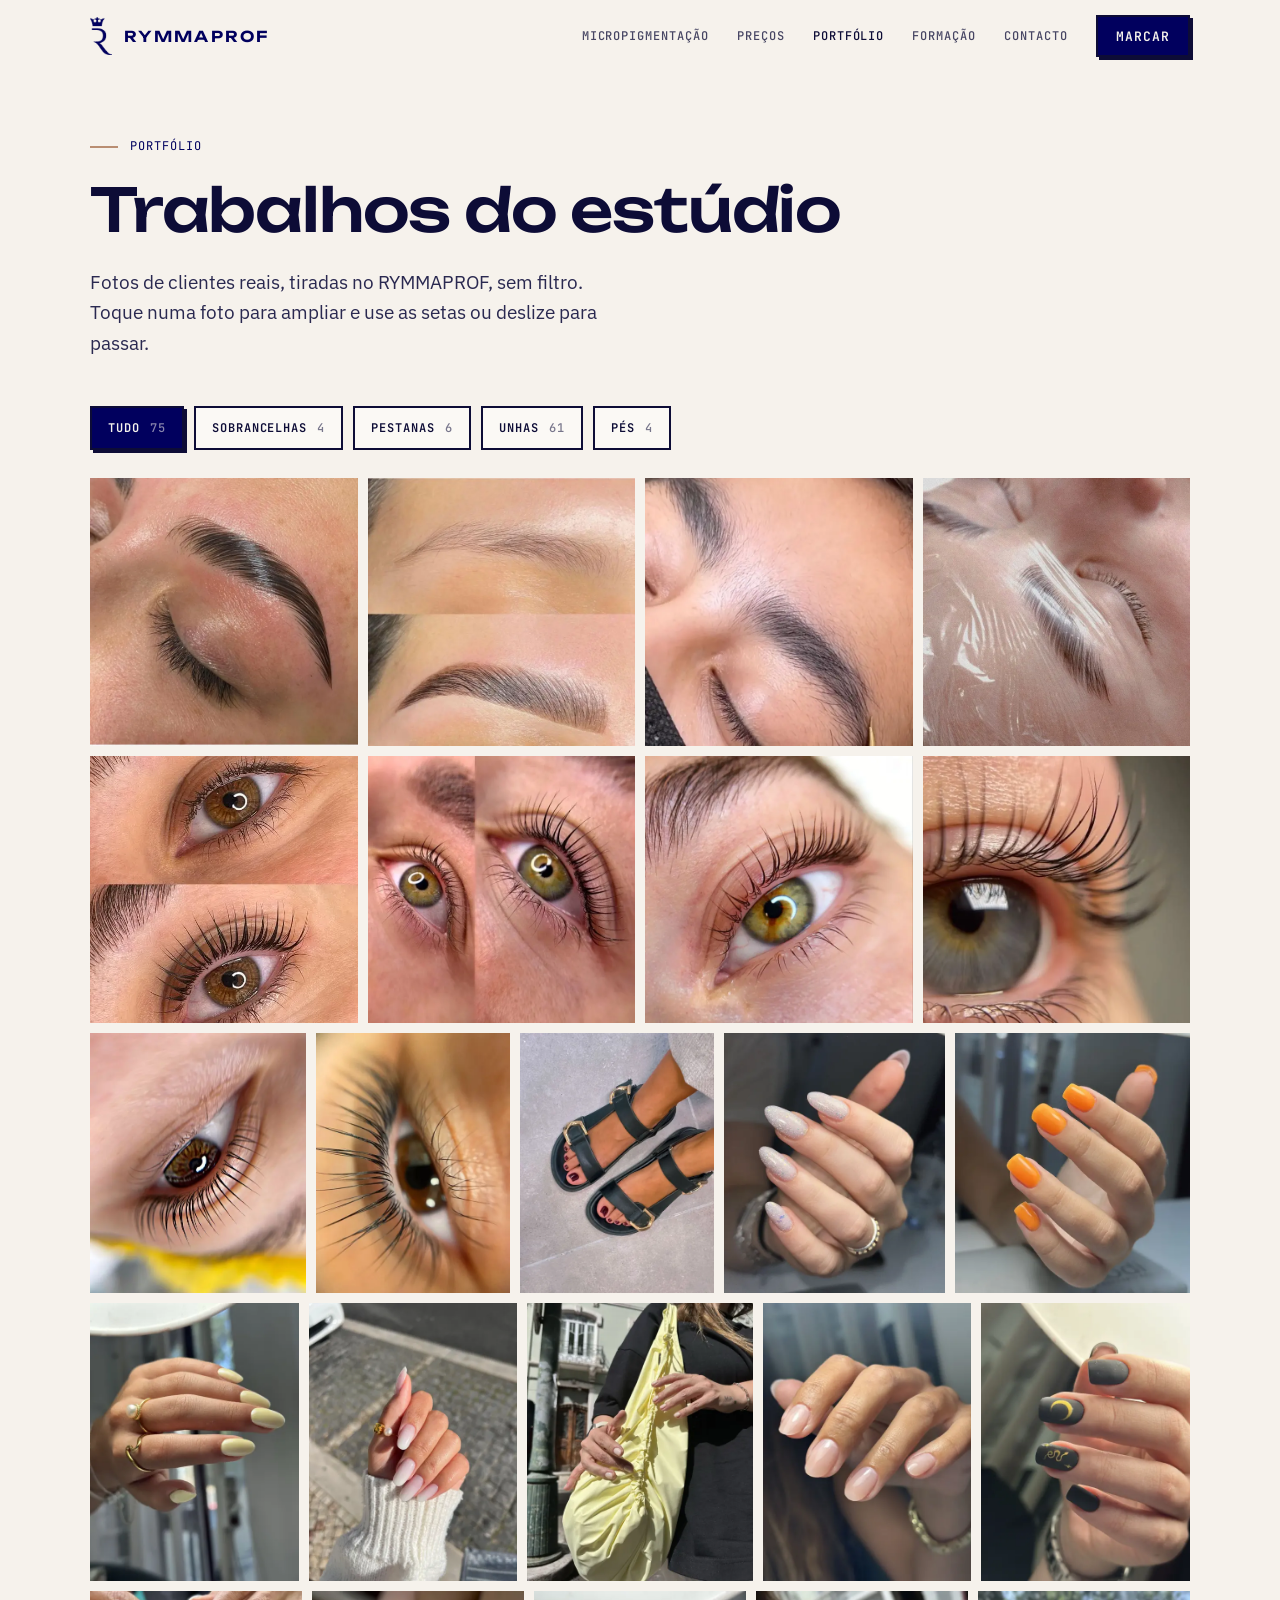
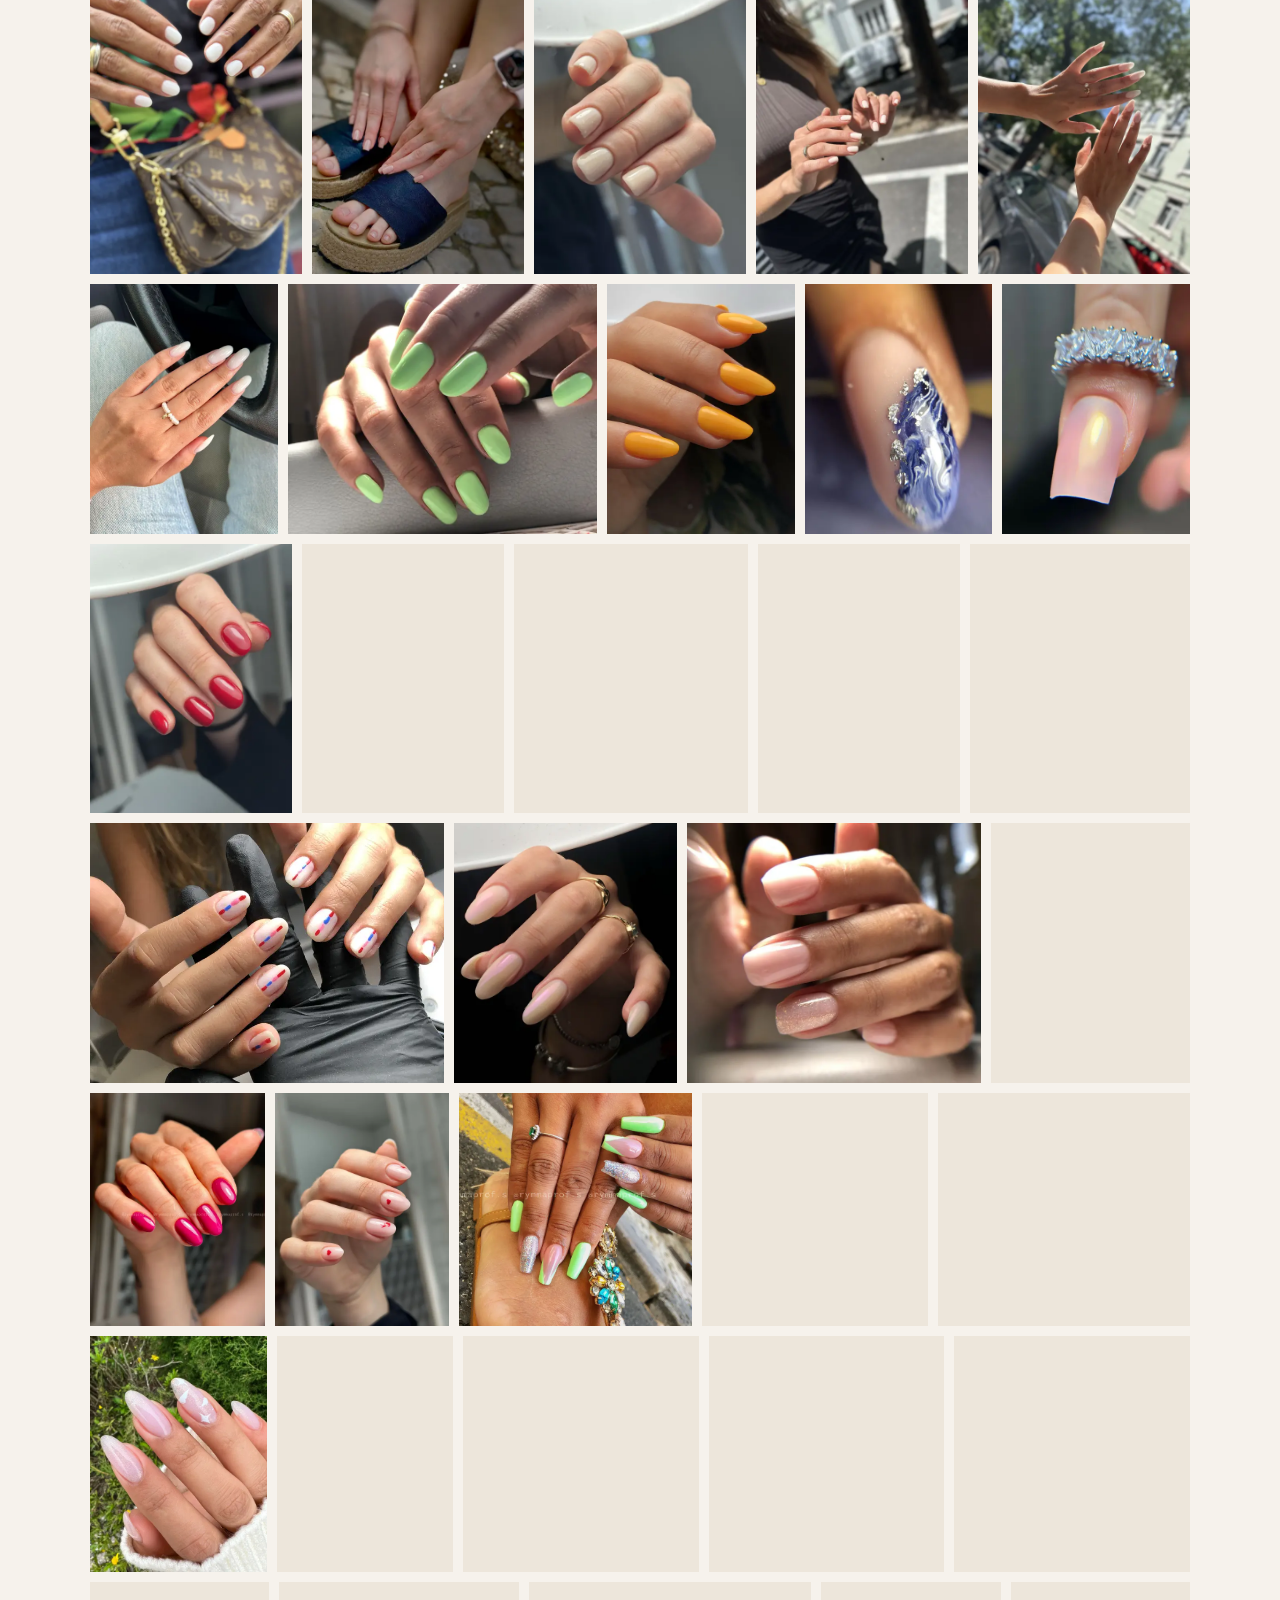
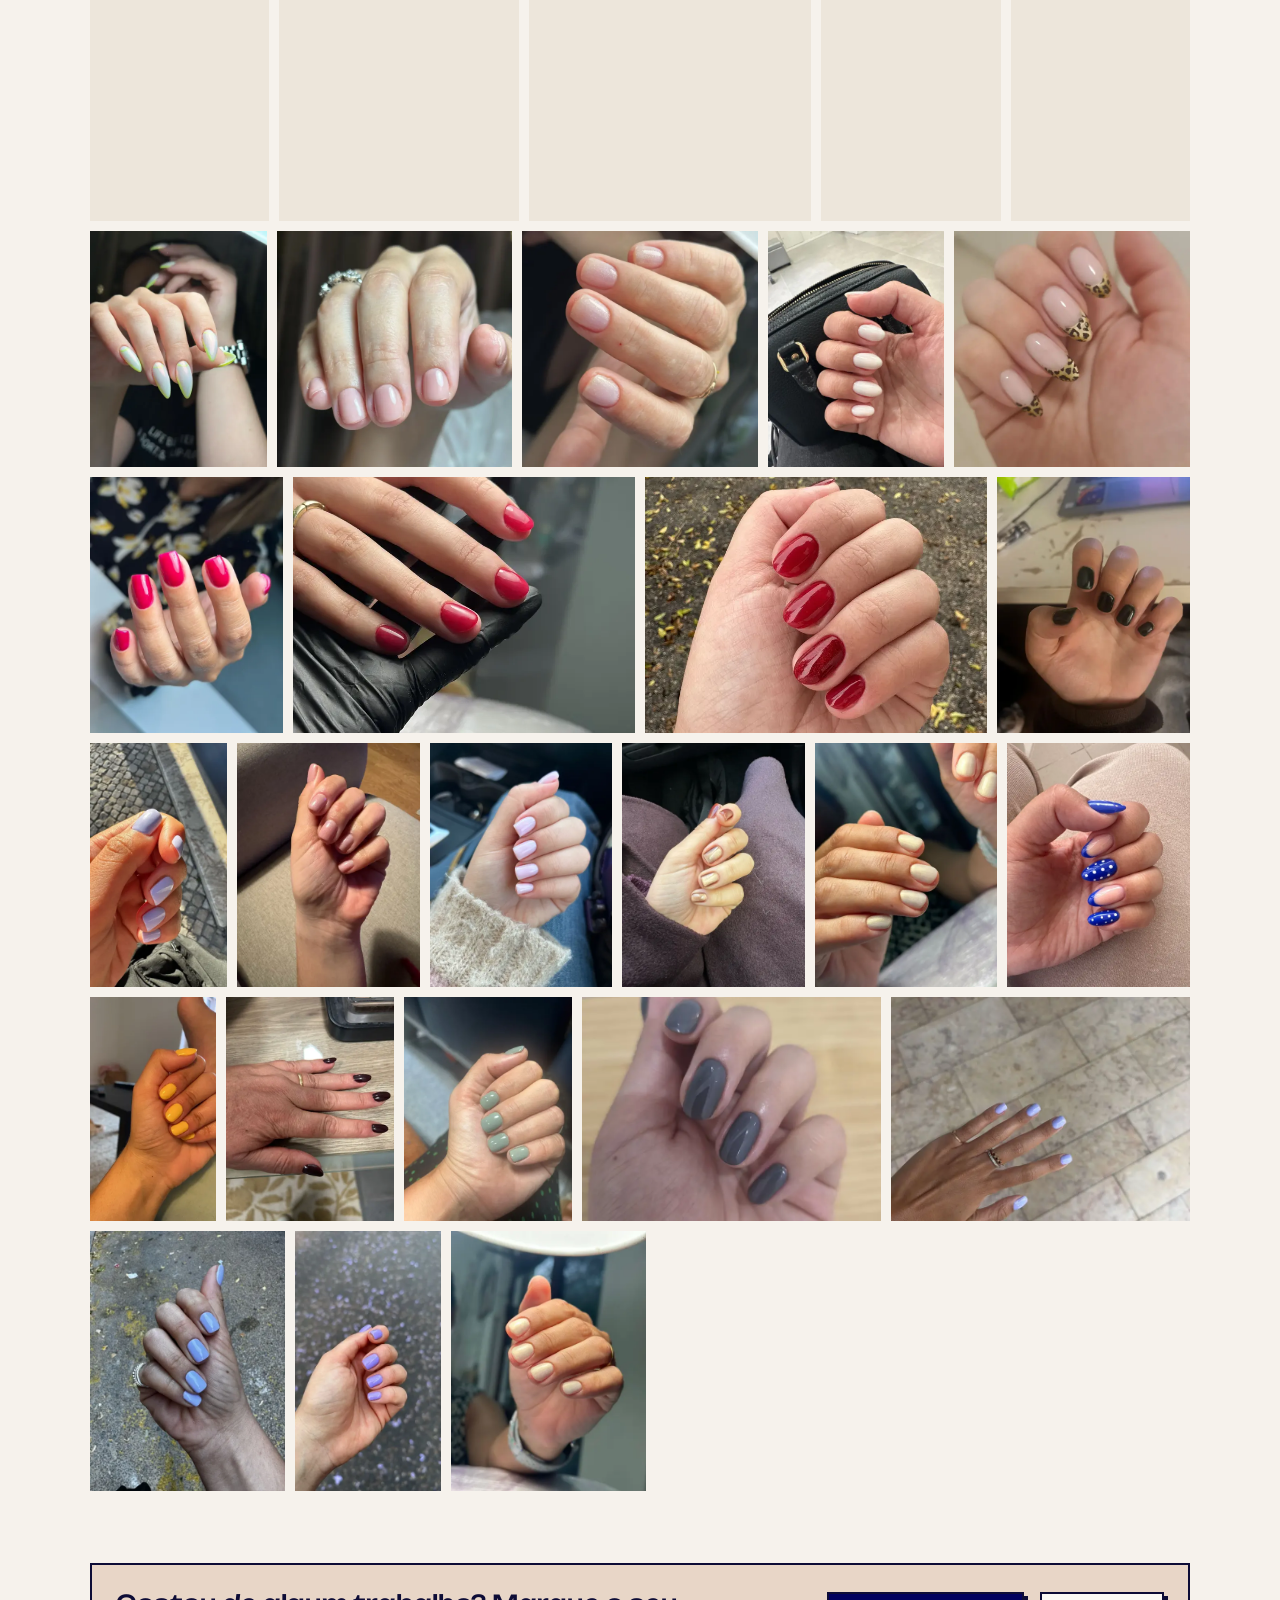
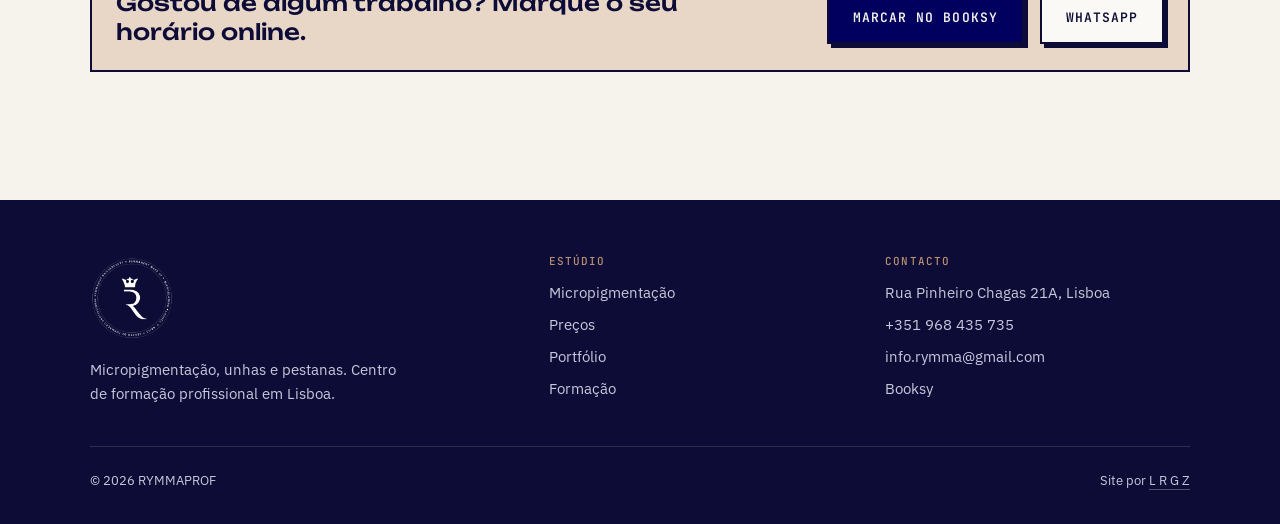
<file: portfolio.html>
<!doctype html>
<html lang="pt-PT" class="no-js">
<head>
<meta charset="utf-8">
<meta name="viewport" content="width=device-width,initial-scale=1,viewport-fit=cover">
<title>Portfólio · RYMMAPROF Lisboa | Sobrancelhas, pestanas e unhas</title>
<meta name="description" content="Portfólio do RYMMAPROF em Lisboa: sobrancelhas, pestanas, unhas e pés. Fotos reais de clientes, sem filtro.">
<meta name="theme-color" content="#f6f2ec">
<meta property="og:type" content="website">
<meta property="og:locale" content="pt_PT">
<meta property="og:title" content="Portfólio · RYMMAPROF Lisboa">
<meta property="og:description" content="Sobrancelhas, pestanas, unhas e pés. Fotos reais de clientes.">
<meta property="og:image" content="https://azeugral.github.io/rymmaprof/assets/img/og.jpg">
<link rel="icon" href="assets/img/favicon.png">
<link rel="preconnect" href="https://fonts.googleapis.com">
<link rel="preconnect" href="https://fonts.gstatic.com" crossorigin>
<link href="https://fonts.googleapis.com/css2?family=IBM+Plex+Sans:wght@400;500;600&family=JetBrains+Mono:wght@500;600&family=Unbounded:wght@400;500;600&display=swap" rel="stylesheet">
<link rel="stylesheet" href="assets/css/style.css?v=2">
</head>
<body>

<header class="top">
  <div class="wrap top__in">
    <a class="brand" href="./" aria-label="RYMMAPROF, início">
      <img src="assets/img/marca.png" alt="" width="22" height="37">
      <b>RYMMAPROF</b>
    </a>
    <nav class="nav" id="nav" aria-label="Principal">
      <a href="./#micropigmentacao">Micropigmentação</a>
      <a href="./#precos">Preços</a>
      <a href="portfolio.html" aria-current="page">Portfólio</a>
      <a href="formacao.html">Formação</a>
      <a href="./#visita">Contacto</a>
      <a class="btn" data-go="booksy" href="#">Marcar</a>
    </nav>
    <button class="burger" aria-label="Abrir menu" aria-expanded="false" aria-controls="nav"><span></span><span></span><span></span></button>
  </div>
</header>

<main>
<section class="hero hero--pagina">
  <div class="wrap">
    <p class="hero__kicker mono">Portfólio</p>
    <h1>Trabalhos do estúdio</h1>
    <p class="hero__lead">Fotos de clientes reais, tiradas no RYMMAPROF, sem filtro. Toque numa foto para ampliar e use as setas ou deslize para passar.</p>
  </div>
</section>

<section class="sec" style="padding-top:0">
  <div class="wrap">
    <div class="filtros" data-filtros role="group" aria-label="Filtrar por serviço"></div>
    <div class="galeria" data-galeria></div>

    <div class="prices__cta port-cta">
      <p>Gostou de algum trabalho? Marque o seu horário online.</p>
      <div class="btn-row">
        <a class="btn" data-go="booksy" href="#">Marcar no Booksy</a>
        <a class="btn btn--light" data-wa="Olá, vi o portfólio no site e gostaria de marcar." href="#">WhatsApp</a>
      </div>
    </div>
  </div>
</section>
</main>

<footer class="foot">
  <div class="wrap">
    <div class="foot__grid">
      <div>
        <div class="foot__brand"><img src="assets/img/selo.png" alt="RYMMAPROF Nails & Beauty, centro de formação profissional" width="84" height="84"></div>
        <p style="margin-top:18px;max-width:36ch">Micropigmentação, unhas e pestanas. Centro de formação profissional em Lisboa.</p>
      </div>
      <div>
        <h4>Estúdio</h4>
        <ul>
          <li><a href="./#micropigmentacao">Micropigmentação</a></li>
          <li><a href="./#precos">Preços</a></li>
          <li><a href="portfolio.html">Portfólio</a></li>
          <li><a href="formacao.html">Formação</a></li>
        </ul>
      </div>
      <div>
        <h4>Contacto</h4>
        <ul>
          <li>Rua Pinheiro Chagas 21A, Lisboa</li>
          <li><a href="tel:+351968435735">+351 968 435 735</a></li>
          <li><a href="mailto:info.rymma@gmail.com">info.rymma@gmail.com</a></li>
          <li><a data-go="booksy" href="#">Booksy</a></li>
        </ul>
      </div>
    </div>
    <div class="foot__base">
      <span>© <span data-year>2026</span> RYMMAPROF</span>
      <span>Site por <a href="https://lrgz.com.br" target="_blank" rel="noopener">L R G Z</a></span>
    </div>
  </div>
</footer>

<div class="mbar" aria-label="Ações rápidas">
  <a class="btn" data-go="booksy" href="#">Marcar</a>
  <a class="btn btn--light" data-wa="Olá, vi o portfólio no site e gostaria de marcar." href="#">WhatsApp</a>
</div>

<script src="assets/js/main.js?v=2" defer></script>
<script src="assets/js/portfolio.js?v=2" defer></script>
<script src="assets/js/galeria.js?v=2" defer></script>
</body>
</html>
</file>
<file: assets/css/style.css>
/* RYMMAPROF — micropigmentação & formação, Lisboa */
:root{
  --paper:#f6f2ec;
  --paper-2:#ede6db;
  --card:#fbf9f5;
  --ink:#0d0c36;
  --navy:#01005e;
  --navy-2:#14137a;
  --nude:#b98e72;
  --nude-soft:#e8d6c7;
  --muted:#5b5a72;
  --line:rgba(13,12,54,.14);
  --ease:cubic-bezier(.16,.84,.32,1);
  --t:.34s;
  --wrap:1180px;
  --gut:clamp(16px,4vw,40px);
  --f-display:"Unbounded",system-ui,sans-serif;
  --f-body:"IBM Plex Sans",system-ui,sans-serif;
  --f-mono:"JetBrains Mono",ui-monospace,monospace;
}
*,*::before,*::after{box-sizing:border-box}
html{scroll-behavior:smooth;-webkit-text-size-adjust:100%}
@media (prefers-reduced-motion:reduce){html{scroll-behavior:auto}*{transition:none!important;animation:none!important}}
body{margin:0;background:var(--paper);color:var(--ink);font:400 17px/1.6 var(--f-body);overflow-x:hidden}
img{display:block;max-width:100%;height:auto}
a{color:inherit}
h1,h2,h3{font-family:var(--f-display);font-weight:500;letter-spacing:-.02em;line-height:1.08;margin:0}
p{margin:0}
.wrap{max-width:var(--wrap);margin:0 auto;padding:0 var(--gut)}
.mono{font-family:var(--f-mono);font-size:12px;letter-spacing:.08em;text-transform:uppercase}
.muted{color:var(--muted)}
.sr{position:absolute;width:1px;height:1px;overflow:hidden;clip:rect(0 0 0 0);white-space:nowrap}

/* ---------- buttons ---------- */
.btn{
  --bg:var(--navy);--fg:var(--paper);--sh:var(--ink);
  display:inline-flex;align-items:center;justify-content:center;gap:10px;
  min-height:52px;padding:0 24px;border:2px solid var(--ink);border-radius:0;
  background:var(--bg);color:var(--fg);text-decoration:none;cursor:pointer;
  font:600 13px/1 var(--f-mono);letter-spacing:.08em;text-transform:uppercase;
  box-shadow:4px 4px 0 var(--sh);
  transition:transform var(--t) var(--ease),box-shadow var(--t) var(--ease),background var(--t) var(--ease),color var(--t) var(--ease);
}
.btn:hover{transform:translate(-2px,-2px);box-shadow:6px 6px 0 var(--sh)}
.btn:active{transform:translate(3px,3px);box-shadow:1px 1px 0 var(--sh);transition-duration:.12s}
.btn:focus-visible{outline:2px solid var(--nude);outline-offset:4px}
.btn--light{--bg:var(--card);--fg:var(--ink)}
.btn--nude{--bg:var(--nude-soft);--fg:var(--ink)}
.btn--on-dark{--bg:var(--paper);--fg:var(--ink);--sh:var(--nude);border-color:var(--paper)}
.btn--ghost-dark{--bg:transparent;--fg:var(--paper);--sh:var(--nude);border-color:var(--paper)}
.btn svg{width:18px;height:18px;flex:none}
.btn-row{display:flex;flex-wrap:wrap;gap:16px}

.link{font:600 13px/1 var(--f-mono);letter-spacing:.06em;text-transform:uppercase;text-decoration:none;border-bottom:2px solid var(--nude);padding-bottom:4px;transition:border-color var(--t) var(--ease),color var(--t) var(--ease)}
.link:hover{border-color:var(--navy);color:var(--navy)}

/* ---------- header ---------- */
.top{position:sticky;top:0;z-index:50;background:rgba(246,242,236,.92);backdrop-filter:blur(10px);-webkit-backdrop-filter:blur(10px);border-bottom:1px solid transparent;transition:border-color var(--t) var(--ease)}
.top.is-scrolled{border-color:var(--line)}
.top__in{display:flex;align-items:center;justify-content:space-between;gap:20px;height:72px}
.brand{display:flex;align-items:center;gap:12px;text-decoration:none}
.brand img{width:22px;height:auto}
.brand b{font:600 15px/1 var(--f-display);letter-spacing:.14em;color:var(--navy)}
.nav{display:flex;align-items:center;gap:28px}
.nav a:not(.btn){font:500 12px/1 var(--f-mono);letter-spacing:.08em;text-transform:uppercase;text-decoration:none;color:var(--ink);opacity:.75;transition:opacity var(--t) var(--ease)}
.nav a:not(.btn):hover,.nav a[aria-current]{opacity:1}
.nav .btn{min-height:42px;padding:0 18px;box-shadow:3px 3px 0 var(--ink)}
.burger{display:none;width:44px;height:44px;border:2px solid var(--ink);background:var(--card);cursor:pointer;padding:0;position:relative}
.burger span{position:absolute;left:10px;right:10px;height:2px;background:var(--ink);transition:transform var(--t) var(--ease),opacity var(--t) var(--ease)}
.burger span:nth-child(1){top:14px}.burger span:nth-child(2){top:20px}.burger span:nth-child(3){top:26px}
.menu-open .burger span:nth-child(1){transform:translateY(6px) rotate(45deg)}
.menu-open .burger span:nth-child(2){opacity:0}
.menu-open .burger span:nth-child(3){transform:translateY(-6px) rotate(-45deg)}
@media (max-width:920px){
  .burger{display:block}
  .nav{position:fixed;inset:72px 0 auto 0;flex-direction:column;align-items:stretch;gap:0;background:var(--paper);border-bottom:2px solid var(--ink);padding:8px var(--gut) 24px;transform:translateY(-8px);opacity:0;visibility:hidden;transition:opacity var(--t) var(--ease),transform var(--t) var(--ease),visibility 0s linear var(--t)}
  .menu-open .nav{opacity:1;transform:none;visibility:visible;transition-delay:0s}
  .nav a:not(.btn){padding:16px 0;border-bottom:1px solid var(--line);font-size:13px;opacity:1}
  .nav .btn{margin-top:20px;min-height:52px}
}

/* ---------- sections ---------- */
.sec{padding:clamp(72px,10vw,128px) 0}
.sec--tight{padding:clamp(56px,7vw,88px) 0}
.sec--alt{background:var(--paper-2)}
.sec--dark{background:var(--ink);color:var(--paper)}
.sec__head{display:grid;grid-template-columns:minmax(0,1fr) minmax(0,.8fr);gap:24px 48px;align-items:end;margin-bottom:clamp(36px,5vw,56px)}
.sec__head h2{font-size:clamp(30px,4.4vw,52px)}
.sec__head p{max-width:46ch}
.sec__head .mono{grid-column:1/-1;color:var(--nude)}
@media (max-width:760px){.sec__head{grid-template-columns:1fr}}

/* ---------- hero ---------- */
.hero{padding:clamp(28px,5vw,64px) 0 clamp(56px,8vw,96px)}
.hero__grid{display:grid;grid-template-columns:minmax(0,1.05fr) minmax(0,.95fr);gap:clamp(32px,5vw,72px);align-items:center}
.hero__kicker{display:flex;align-items:center;gap:12px;color:var(--navy);margin-bottom:22px}
.hero__kicker::before{content:"";width:28px;height:2px;background:var(--nude)}
.hero h1{font-size:clamp(30px,4.4vw,60px);color:var(--ink)}
.hero h1 em{font-style:normal;color:var(--navy)}
.hero__lead{font-size:clamp(17px,1.5vw,19px);max-width:48ch;margin:24px 0 32px;color:#2a2950}
.hero__proof{display:flex;flex-wrap:wrap;gap:0;margin-top:40px;border-top:1px solid var(--line)}
.proof{padding:18px 28px 0 0;margin-right:28px;border-right:1px solid var(--line)}
.proof:last-child{border-right:0;margin-right:0}
.proof b{display:block;font:500 clamp(22px,2.4vw,30px)/1 var(--f-display);color:var(--navy)}
.proof span{display:block;margin-top:8px;font:500 11px/1.3 var(--f-mono);letter-spacing:.08em;text-transform:uppercase;color:var(--muted)}
.hero__media{position:relative;aspect-ratio:4/5}
.hero__media .main{position:absolute;inset:0 0 12% 14%;overflow:hidden;border:2px solid var(--ink)}
.hero__media .main img{width:100%;height:100%;object-fit:cover}
.hero__media .side{position:absolute;left:0;bottom:0;width:42%;aspect-ratio:1;overflow:hidden;border:2px solid var(--ink);box-shadow:8px 8px 0 var(--nude-soft);background:var(--card)}
.hero__media .side img{width:100%;height:100%;object-fit:cover}
.hero__media .seal{position:absolute;right:-18px;top:-18px;width:120px;opacity:.9;animation:spin 40s linear infinite}
@keyframes spin{to{transform:rotate(360deg)}}
.hero__tag{position:absolute;right:0;bottom:calc(12% - 22px);background:var(--card);border:2px solid var(--ink);padding:10px 14px;font:500 11px/1.3 var(--f-mono);letter-spacing:.08em;text-transform:uppercase}
@media (max-width:860px){
  .hero__grid{grid-template-columns:1fr}
  .hero__media{max-width:520px;width:100%;margin:8px auto 0}
  .hero__media .seal{width:88px;right:-6px;top:-10px}
}
@media (max-width:480px){
  .hero__proof{display:grid;grid-template-columns:repeat(3,minmax(0,1fr))}
  .proof{padding:16px 10px 0 0;margin-right:10px}
  .proof b{font-size:19px}
  .proof span{font-size:10px;letter-spacing:.05em}
  .hero__media .main{inset:0 0 14% 10%}
}

/* ---------- services (PMU) ---------- */
.areas{display:grid;grid-template-columns:repeat(3,minmax(0,1fr));gap:24px}
.area{background:var(--card);border:2px solid var(--ink);display:flex;flex-direction:column}
.area__img{aspect-ratio:4/3;overflow:hidden;border-bottom:2px solid var(--ink);background:var(--paper-2)}
.area__img img{width:100%;height:100%;object-fit:cover;transition:transform .8s var(--ease)}
.area:hover .area__img img{transform:scale(1.04)}
.area__body{padding:24px;display:flex;flex-direction:column;gap:12px;flex:1}
.area h3{font-size:22px}
.area__from{margin-top:auto;padding-top:16px;border-top:1px solid var(--line);display:flex;justify-content:space-between;align-items:baseline}
.area__from b{font:500 22px/1 var(--f-display);color:var(--navy)}
@media (max-width:900px){.areas{grid-template-columns:1fr 1fr}}
@media (max-width:620px){.areas{grid-template-columns:1fr}}

/* ---------- technique ---------- */
.tech{display:grid;grid-template-columns:minmax(0,.9fr) minmax(0,1.1fr);gap:clamp(32px,6vw,80px);align-items:center}
.tech__img{border:2px solid var(--paper);aspect-ratio:1;overflow:hidden;box-shadow:10px 10px 0 var(--nude)}
.tech__img img{width:100%;height:100%;object-fit:cover}
.tech h2{font-size:clamp(28px,4vw,48px)}
.tech h2 small{display:block;font:500 12px/1 var(--f-mono);letter-spacing:.1em;text-transform:uppercase;color:var(--nude);margin-bottom:18px}
.tech p{margin:22px 0 28px;color:#d6d4e6;max-width:52ch}
.ticks{list-style:none;margin:0 0 36px;padding:0;display:grid;grid-template-columns:1fr 1fr;gap:0 28px}
.ticks li{padding:14px 0 14px 30px;border-top:1px solid rgba(246,242,236,.18);position:relative}
.ticks li::before{content:"";position:absolute;left:0;top:23px;width:14px;height:2px;background:var(--nude)}
@media (max-width:860px){.tech{grid-template-columns:1fr}.tech__img{max-width:460px}}
@media (max-width:520px){.ticks{grid-template-columns:1fr}}

/* ---------- results ---------- */
.results{display:grid;grid-template-columns:repeat(12,minmax(0,1fr));gap:20px}
.res{position:relative;border:2px solid var(--ink);overflow:hidden;background:var(--card);margin:0}
.res img{width:100%;height:100%;object-fit:cover}
.res figcaption{position:absolute;left:0;bottom:0;background:var(--card);border-top:2px solid var(--ink);border-right:2px solid var(--ink);padding:8px 12px;font:500 11px/1.2 var(--f-mono);letter-spacing:.08em;text-transform:uppercase}
.res__ba{position:absolute;left:12px;font:600 10px/1 var(--f-mono);letter-spacing:.1em;text-transform:uppercase;background:var(--ink);color:var(--paper);padding:6px 8px}
.res__ba--a{top:12px}.res__ba--b{top:calc(50% + 12px)}
.res--ab{grid-column:span 4;aspect-ratio:1}
.res--wide{grid-column:span 4;aspect-ratio:1}
@media (max-width:900px){.res--ab,.res--wide{grid-column:span 6}}
@media (max-width:560px){.res--ab,.res--wide{grid-column:span 12}}
.note{margin-top:28px;font-size:14px;color:var(--muted);max-width:70ch}

/* ---------- price table ---------- */
.prices{display:grid;grid-template-columns:repeat(3,minmax(0,1fr));gap:24px}
.pgroup{background:var(--card);border:2px solid var(--ink);padding:24px}
.pgroup h3{font-size:18px;padding-bottom:16px;border-bottom:2px solid var(--ink);margin-bottom:4px}
.prow{display:grid;grid-template-columns:1fr auto;gap:2px 16px;padding:14px 0;border-bottom:1px solid var(--line)}
.prow:last-child{border-bottom:0}
.prow span{font-weight:500}
.prow b{font:500 17px/1.3 var(--f-display);color:var(--navy);text-align:right}
.prow small{grid-column:1/-1;font:500 11px/1.2 var(--f-mono);letter-spacing:.06em;text-transform:uppercase;color:var(--muted)}
.prices__cta{margin-top:36px;display:flex;flex-wrap:wrap;gap:20px;align-items:center;justify-content:space-between;border:2px solid var(--ink);background:var(--nude-soft);padding:24px}
.prices__cta p{font:500 clamp(18px,2vw,22px)/1.3 var(--f-display);max-width:32ch}
@media (max-width:980px){.prices{grid-template-columns:1fr 1fr}}
@media (max-width:640px){.prices{grid-template-columns:1fr}}

/* ---------- steps ---------- */
.steps{display:grid;grid-template-columns:repeat(4,minmax(0,1fr));border-top:2px solid var(--ink)}
.step{padding:28px 24px 8px 0;border-right:1px solid var(--line);margin-right:24px}
.step:last-child{border-right:0;margin-right:0}
.step h3{font-size:19px;margin-bottom:12px}
.step p{font-size:16px;color:var(--muted)}
@media (max-width:900px){.steps{grid-template-columns:1fr 1fr}.step:nth-child(2){border-right:0;margin-right:0}}
@media (max-width:540px){.steps{grid-template-columns:1fr}.step{border-right:0;margin-right:0;border-bottom:1px solid var(--line);padding-bottom:24px}}

/* ---------- beauty (other services) ---------- */
.beauty{display:grid;grid-template-columns:minmax(0,1fr) minmax(0,1fr);gap:clamp(28px,5vw,64px);align-items:start}
.beauty__imgs{display:grid;grid-template-columns:1fr 1fr;gap:16px}
.beauty__imgs img{border:2px solid var(--ink);aspect-ratio:1;object-fit:cover;width:100%}
.beauty__imgs img:first-child{grid-row:span 2;aspect-ratio:auto;height:100%}
@media (max-width:860px){.beauty{grid-template-columns:1fr}}

/* ---------- course teaser ---------- */
.course{display:grid;grid-template-columns:minmax(0,1.1fr) minmax(0,.9fr);gap:clamp(32px,6vw,80px);align-items:center}
.course h2{font-size:clamp(30px,4.6vw,56px)}
.course p{color:#d6d4e6;margin:22px 0 32px;max-width:50ch}
.course__list{list-style:none;padding:0;margin:0 0 36px;border-top:1px solid rgba(246,242,236,.18)}
.course__list li{display:flex;justify-content:space-between;gap:16px;padding:16px 0;border-bottom:1px solid rgba(246,242,236,.18)}
.course__list li span:last-child{font:500 11px/1.6 var(--f-mono);letter-spacing:.08em;text-transform:uppercase;color:var(--nude);text-align:right}
.course__img{border:2px solid var(--paper);box-shadow:10px 10px 0 var(--nude);aspect-ratio:4/5;overflow:hidden}
.course__img img{width:100%;height:100%;object-fit:cover;object-position:center 20%}
@media (max-width:860px){.course{grid-template-columns:1fr}.course__img{max-width:440px}}

/* ---------- team ---------- */
.team{display:grid;grid-template-columns:repeat(2,minmax(0,1fr));gap:24px}
.person{display:grid;grid-template-columns:160px 1fr;gap:24px;align-items:start;background:var(--card);border:2px solid var(--ink);padding:20px}
.person img{border:2px solid var(--ink);aspect-ratio:1;object-fit:cover;width:100%}
.person h3{font-size:22px;margin:4px 0 6px}
.person .mono{color:var(--nude)}
.person p{margin-top:12px;font-size:16px}
@media (max-width:900px){.team{grid-template-columns:1fr}}
@media (max-width:480px){.person{grid-template-columns:96px 1fr;gap:16px}}

/* ---------- faq ---------- */
.faq{border-top:2px solid var(--ink);max-width:880px}
.faq details{border-bottom:1px solid var(--line)}
.faq summary{list-style:none;cursor:pointer;display:flex;justify-content:space-between;align-items:center;gap:20px;padding:22px 0;font:500 clamp(16px,1.6vw,19px)/1.35 var(--f-display)}
.faq summary::-webkit-details-marker{display:none}
.faq summary::after{content:"+";font:400 26px/1 var(--f-mono);color:var(--navy);transition:transform var(--t) var(--ease)}
.faq details[open] summary::after{transform:rotate(45deg)}
.faq .ans{padding:0 0 24px;max-width:66ch;color:#2a2950}

/* ---------- visit ---------- */
.visit{display:grid;grid-template-columns:repeat(3,minmax(0,1fr));gap:24px}
.vbox{border:2px solid var(--ink);background:var(--card);padding:24px}
.vbox .mono{color:var(--nude);display:block;margin-bottom:12px}
.vbox p+p{margin-top:6px}
.hours{width:100%;border-collapse:collapse}
.hours td{padding:6px 0;border-bottom:1px solid var(--line)}
.hours td:last-child{text-align:right;font-family:var(--f-mono);font-size:14px}
@media (max-width:900px){.visit{grid-template-columns:1fr}}

/* ---------- final cta ---------- */
.final{text-align:left;display:grid;grid-template-columns:minmax(0,1fr) auto;gap:32px;align-items:end}
.final h2{font-size:clamp(30px,5vw,60px);max-width:16ch}
@media (max-width:760px){.final{grid-template-columns:1fr}}

/* ---------- footer ---------- */
.foot{background:var(--ink);color:#c9c7dc;padding:56px 0 calc(32px + env(safe-area-inset-bottom));font-size:15px}
.foot__grid{display:grid;grid-template-columns:1.4fr 1fr 1fr;gap:32px;padding-bottom:40px;border-bottom:1px solid rgba(246,242,236,.15)}
.foot__brand{display:flex;align-items:center;gap:14px}
.foot__brand img{width:84px;filter:invert(1) brightness(1.8)}
.foot h4{font:500 11px/1 var(--f-mono);letter-spacing:.1em;text-transform:uppercase;color:var(--nude);margin:0 0 14px}
.foot a{text-decoration:none;transition:color var(--t) var(--ease)}
.foot a:hover{color:var(--paper)}
.foot ul{list-style:none;padding:0;margin:0;display:grid;gap:8px}
.foot__base{display:flex;flex-wrap:wrap;justify-content:space-between;gap:12px;padding-top:24px;font-size:13px}
.foot__base a{border-bottom:1px solid rgba(246,242,236,.3)}
@media (max-width:760px){.foot__grid{grid-template-columns:1fr}}

/* ---------- mobile CTA bar ---------- */
.mbar{display:none}
@media (max-width:760px){
  .mbar{display:grid;grid-template-columns:1fr 1fr;position:fixed;left:0;right:0;bottom:0;z-index:60;border-top:2px solid var(--ink);background:var(--paper);padding:10px 12px calc(10px + env(safe-area-inset-bottom));gap:10px;transform:translateY(110%);transition:transform .4s var(--ease)}
  .mbar.is-on{transform:none}
  .mbar .btn{min-height:48px;padding:0 10px;font-size:12px;box-shadow:3px 3px 0 var(--ink)}
  body{padding-bottom:0}
  .foot{padding-bottom:calc(100px + env(safe-area-inset-bottom))}
}

/* ---------- placeholders a confirmar ---------- */
.tbc{outline:1.5px dashed var(--nude);outline-offset:3px}

/* ---------- reveal ---------- */
.rv{opacity:0;transform:translateY(18px);transition:opacity .8s var(--ease),transform .8s var(--ease)}
.rv.in{opacity:1;transform:none}
.no-js .rv{opacity:1;transform:none}

/* ---------- course page ---------- */
.mods{display:grid;grid-template-columns:repeat(2,minmax(0,1fr));gap:0 40px;border-top:2px solid var(--ink)}
.mod{padding:22px 0;border-bottom:1px solid var(--line)}
.mod h3{font-size:18px;margin-bottom:8px}
.mod p{color:var(--muted);font-size:16px}
@media (max-width:760px){.mods{grid-template-columns:1fr}}
.offer{display:grid;grid-template-columns:minmax(0,1.1fr) minmax(0,.9fr);gap:clamp(28px,5vw,64px);align-items:start}
.ticket{border:2px solid var(--ink);background:var(--card);box-shadow:8px 8px 0 var(--navy);padding:28px;position:sticky;top:96px}
.ticket .mono{color:var(--nude)}
.ticket h3{font-size:24px;margin:10px 0 6px}
.ticket__price{font:500 44px/1 var(--f-display);color:var(--navy);margin:20px 0 6px}
.ticket ul{list-style:none;padding:0;margin:20px 0 24px;border-top:1px solid var(--line)}
.ticket li{padding:12px 0 12px 26px;border-bottom:1px solid var(--line);position:relative;font-size:16px}
.ticket li::before{content:"";position:absolute;left:0;top:22px;width:12px;height:2px;background:var(--navy)}
.ticket .btn{width:100%}
.ticket small{display:block;margin-top:14px;color:var(--muted);font-size:13px}
@media (max-width:900px){.offer{grid-template-columns:1fr}.ticket{position:static}}
.levels{display:grid;grid-template-columns:repeat(3,minmax(0,1fr));gap:24px}
.level{border:2px solid var(--ink);background:var(--card);padding:28px;display:flex;flex-direction:column;gap:14px}
.level .mono{color:var(--nude)}
.level h3{font-size:22px}
.level p{color:#2a2950;font-size:16px}
.level .link{margin-top:auto;align-self:flex-start}
@media (max-width:960px){.levels{grid-template-columns:1fr}}
.who{display:grid;grid-template-columns:1fr 1fr;gap:24px}
.who > div{border-top:2px solid var(--ink);padding-top:22px}
.who h3{font-size:20px;margin-bottom:12px}
@media (max-width:700px){.who{grid-template-columns:1fr}}

/* ---------- portfólio ---------- */
.hero--pagina{padding-bottom:clamp(28px,4vw,48px)}
.hero--pagina h1{font-size:clamp(32px,5vw,60px)}
.hero--pagina .hero__lead{margin-bottom:0}
.filtros{display:flex;gap:10px;flex-wrap:wrap;margin-bottom:28px}
.filtro{display:inline-flex;align-items:center;gap:10px;min-height:44px;padding:0 16px;border:2px solid var(--ink);border-radius:0;background:var(--card);color:var(--ink);cursor:pointer;font:600 12px/1 var(--f-mono);letter-spacing:.08em;text-transform:uppercase;transition:background var(--t) var(--ease),color var(--t) var(--ease),transform var(--t) var(--ease),box-shadow var(--t) var(--ease)}
.filtro span{font-weight:500;opacity:.55}
.filtro:hover{transform:translate(-1px,-1px);box-shadow:3px 3px 0 var(--ink)}
.filtro[aria-pressed="true"]{background:var(--navy);color:var(--paper);box-shadow:3px 3px 0 var(--ink)}
.filtro:active{transform:translate(2px,2px);box-shadow:none;transition-duration:.12s}
@media (max-width:640px){
  .filtros{flex-wrap:nowrap;overflow-x:auto;scrollbar-width:none;margin:0 calc(var(--gut) * -1) 20px;padding:0 var(--gut) 6px}
  .filtros::-webkit-scrollbar{display:none}
  .filtro{flex:none}
}
.galeria{display:flex;flex-direction:column;gap:var(--vao,10px);min-height:60vh}
.galeria-linha{display:flex;justify-content:flex-start}
.foto{position:relative;flex:none;padding:0;border:0;background:var(--paper-2);cursor:zoom-in;overflow:hidden}
.foto img{width:100%;height:100%;object-fit:cover;opacity:0;transform:scale(1.02);transition:opacity .6s var(--ease),transform .9s var(--ease)}
.foto.pronta img{opacity:1;transform:none}
@media (hover:hover){.foto:hover img{transform:scale(1.035)}}
.foto:focus-visible{outline:2px solid var(--navy);outline-offset:3px}
.port-cta{margin-top:clamp(40px,6vw,72px)}

/* caixa ampliada */
.caixa{width:100vw;height:100dvh;max-width:none;max-height:none;margin:0;padding:0;border:0;background:rgba(10,9,40,.96);color:var(--paper)}
.caixa::backdrop{background:rgba(10,9,40,.6)}
.caixa[open]{display:grid;grid-template-rows:auto 1fr auto}
.caixa-topo,.caixa-rodape{display:flex;align-items:center;justify-content:space-between;gap:12px;padding:12px var(--gut);font:500 12px/1.4 var(--f-mono);letter-spacing:.08em;text-transform:uppercase}
.caixa-rodape{padding-bottom:max(14px,env(safe-area-inset-bottom))}
.caixa-btn{width:44px;height:44px;display:grid;place-items:center;border:1.5px solid rgba(246,242,236,.35);background:none;color:var(--paper);cursor:pointer;transition:border-color var(--t) var(--ease)}
.caixa-btn svg{width:18px;height:18px;fill:none;stroke:currentColor;stroke-width:1.6}
.caixa-btn:hover{border-color:var(--paper)}
.caixa-palco{position:relative;display:grid;place-items:center;min-height:0;padding:0 var(--gut);touch-action:pan-y}
.caixa-palco img{max-width:100%;max-height:100%;width:auto;height:auto;object-fit:contain;user-select:none;-webkit-user-drag:none;will-change:transform;transition:opacity .24s ease}
.caixa-palco img.trocando{opacity:0}
.caixa-nav{position:absolute;top:calc(50% - 32px);z-index:2;width:56px;height:64px;padding:0;display:grid;place-items:center;background:none;border:0;color:#fff;opacity:.4;cursor:pointer;filter:drop-shadow(0 1px 6px rgba(0,0,0,.7));transition:opacity var(--t) var(--ease)}
.caixa-nav svg{width:30px;height:30px;fill:none;stroke:currentColor;stroke-width:1.5;stroke-linecap:round;stroke-linejoin:round}
.caixa-nav.ant{left:0}.caixa-nav.prox{right:0}
@media (hover:hover){.caixa-nav:hover{opacity:1}}
.caixa-nav:focus-visible{opacity:1;outline:1.5px solid var(--paper);outline-offset:-6px}
.caixa.uma .caixa-nav{display:none}
.caixa-cta{color:var(--paper);text-decoration:none;border-bottom:2px solid var(--nude);padding-bottom:3px}
@media (prefers-reduced-motion:no-preference){
  .caixa[open]{animation:caixa-abre .24s ease-out}
  .caixa[open] .caixa-palco img{animation:foto-abre .46s var(--ease)}
}
@keyframes caixa-abre{from{opacity:0}}
@keyframes foto-abre{from{opacity:0;transform:scale(.97)}}
@media (max-width:700px),(pointer:coarse){.caixa-palco{padding:0 4px}}
</file>
